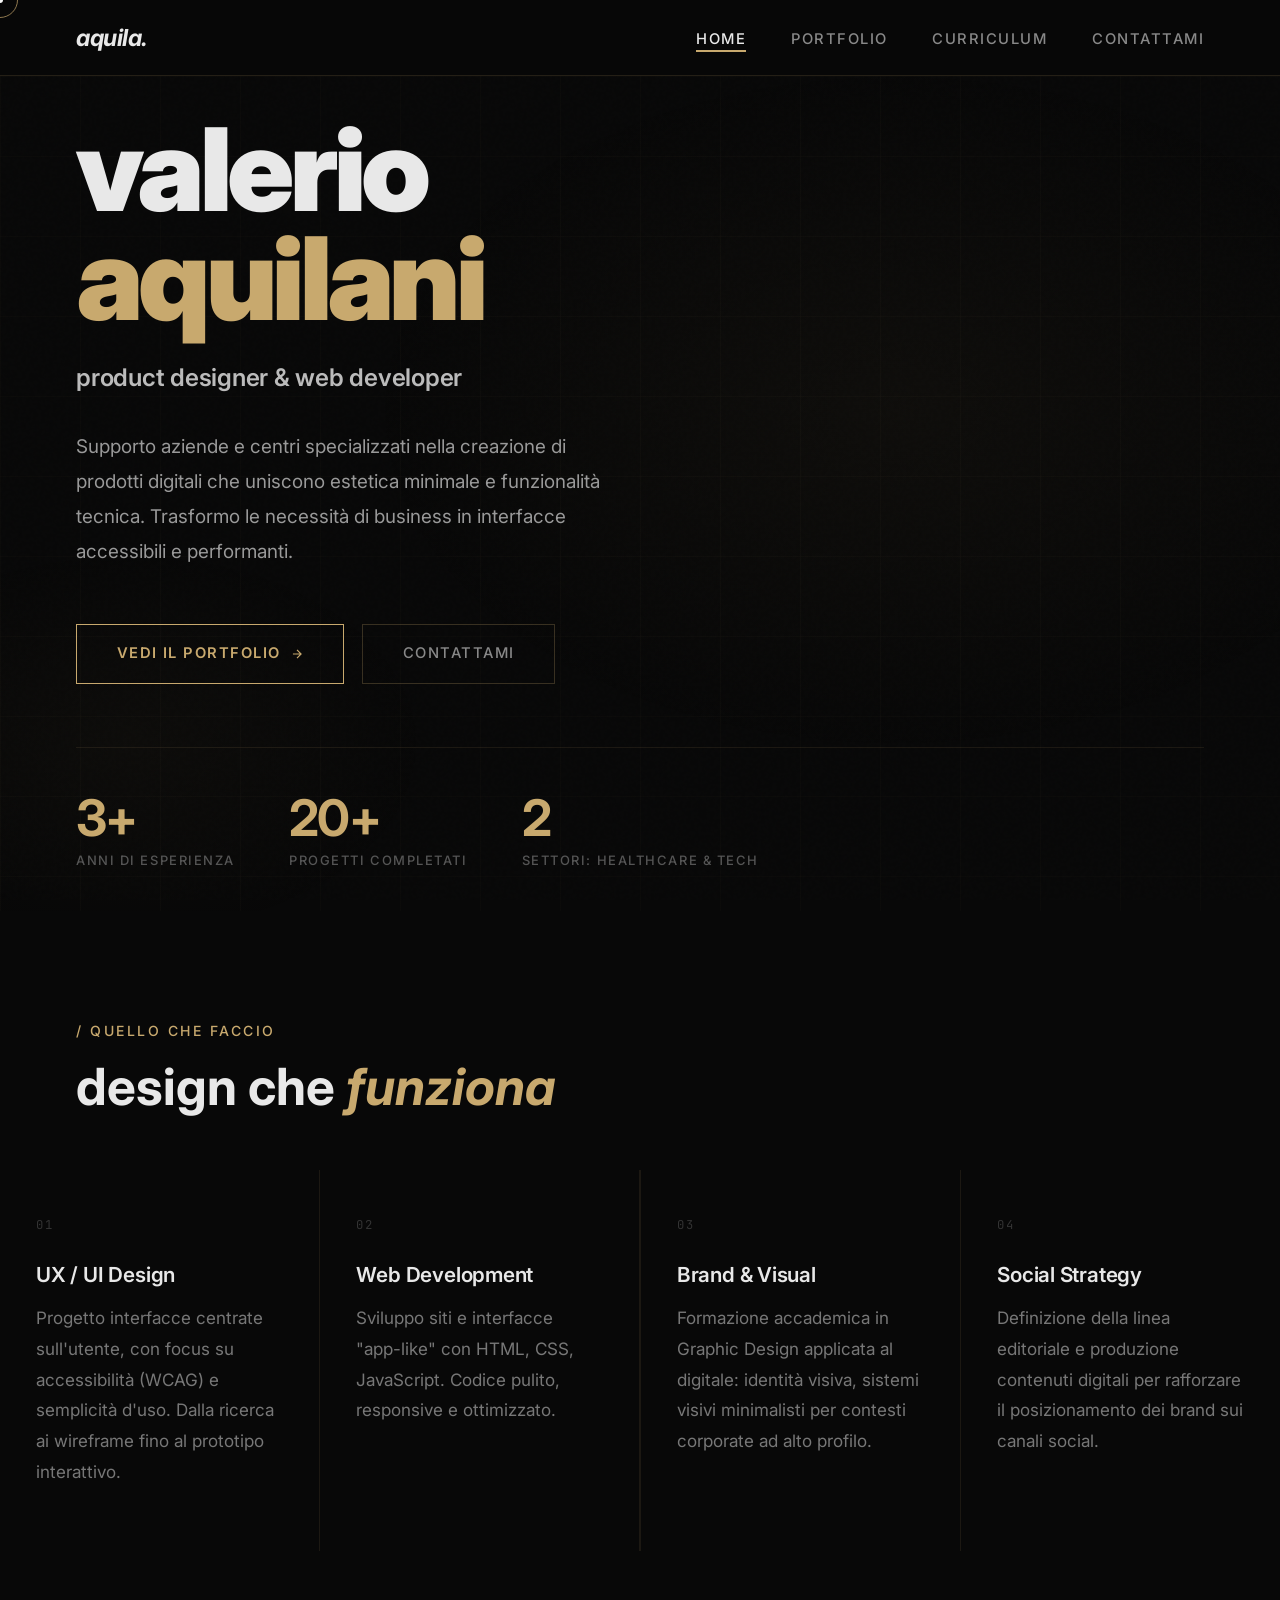
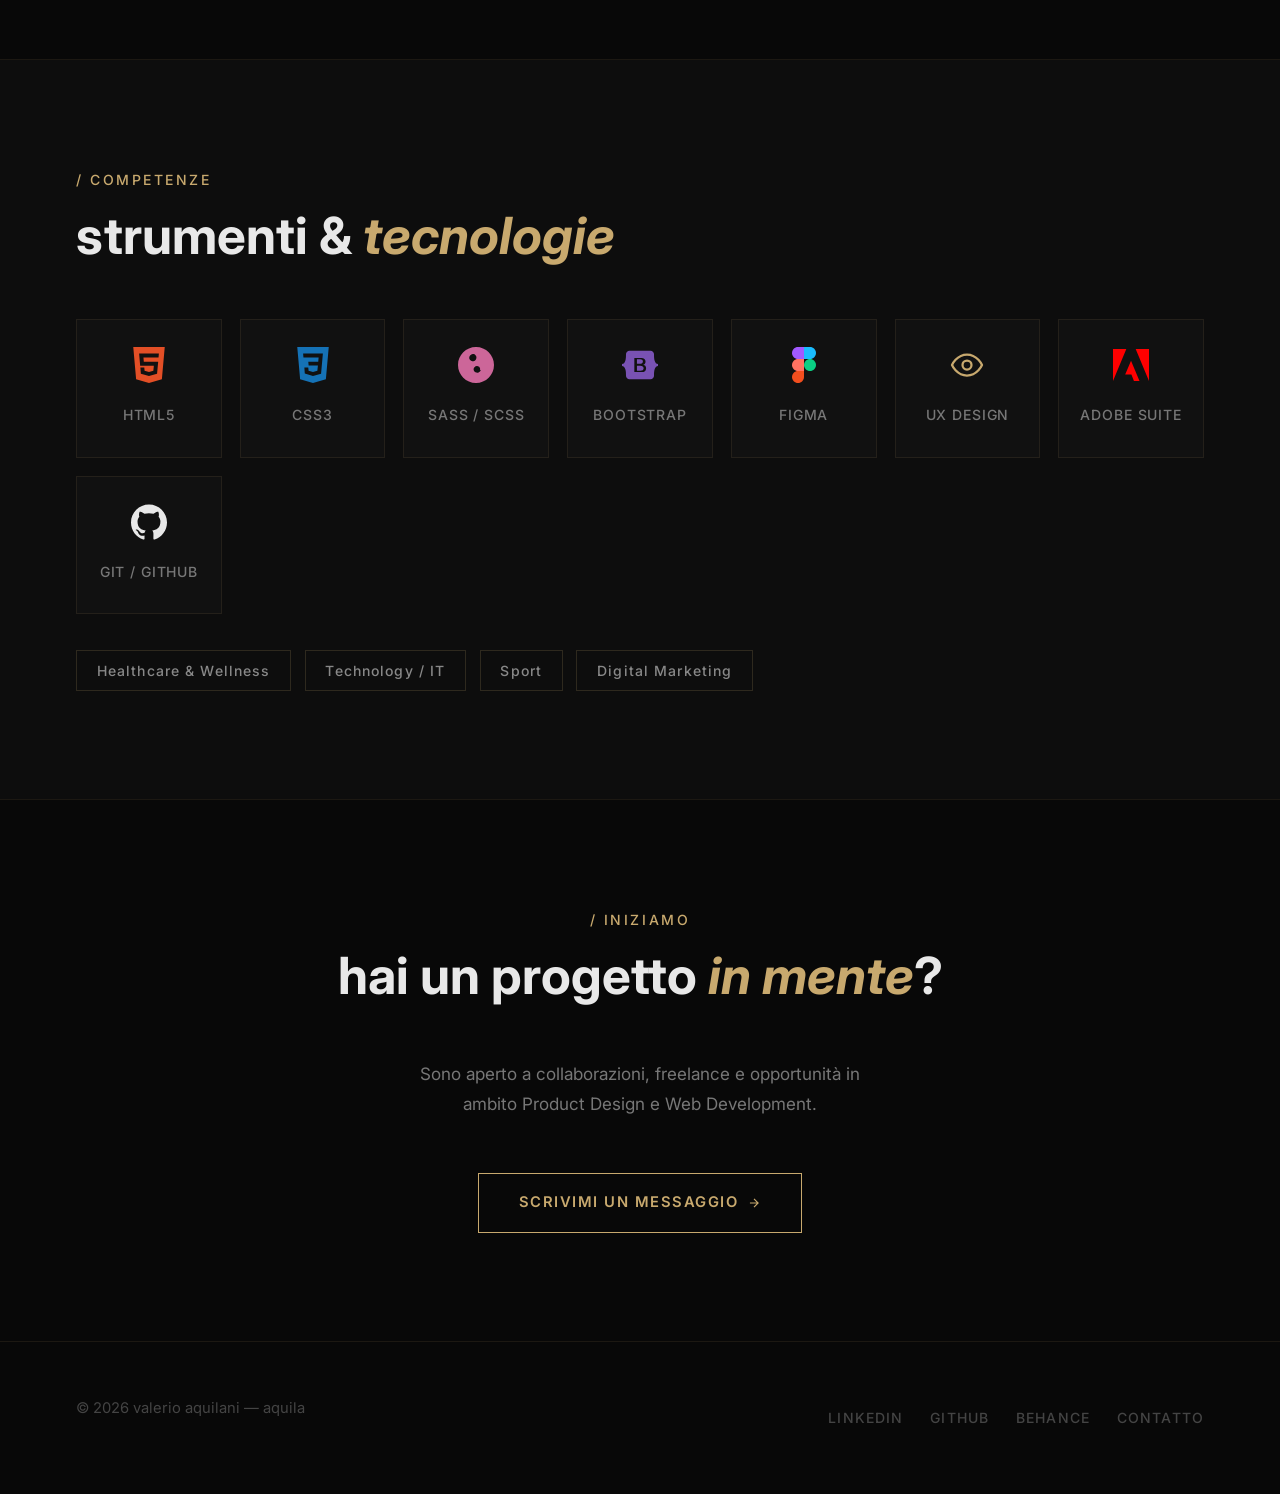
<file: index.html>
<!DOCTYPE html>
<html lang="it">
<head>
  <meta charset="UTF-8">
  <meta name="viewport" content="width=device-width, initial-scale=1.0">
  <title>aquila — valerio aquilani · product designer & web developer</title>
  <meta name="description" content="Portfolio di Valerio Aquilani — Product Designer e Web Developer a Roma. Specializzato in UX/UI, accessibilità WCAG e sviluppo front-end con HTML, CSS, Sass e Bootstrap.">
  <meta name="keywords" content="product designer, web developer, ux ui designer, portfolio, accessibilità web, wcag, roma, figma, html css, bootstrap, valerio aquilani">
  <meta name="author" content="valerio aquilani">

  <!-- Open Graph -->
  <meta property="og:type" content="website">
  <meta property="og:url" content="https://valerio-aquilani.github.io/">
  <meta property="og:title" content="aquila — valerio aquilani · product designer & web developer">
  <meta property="og:description" content="Creo prodotti digitali che uniscono estetica minimale e funzionalità tecnica. Background in Graphic Design e Sviluppo Web.">
  <meta property="og:image" content="https://valerio-aquilani.github.io/img/og-cover.png">
  <meta property="og:locale" content="it_IT">
  <meta property="og:site_name" content="aquila — valerio aquilani">
  <meta name="twitter:card" content="summary_large_image">
  <meta name="twitter:title" content="aquila — valerio aquilani">
  <meta name="twitter:description" content="Product Designer & Web Developer. Interfacce accessibili e performanti.">

  <!-- Favicon -->
  <link rel="icon" type="image/svg+xml" href="img/favicon.svg">

  <!-- Fonts -->
  <link rel="preconnect" href="https://fonts.googleapis.com">
  <link rel="preconnect" href="https://fonts.gstatic.com" crossorigin>
  <link href="https://fonts.googleapis.com/css2?family=Cormorant+Garamond:ital,wght@0,300;0,400;0,600;1,300;1,400&family=DM+Sans:wght@300;400;500&family=Inter:wght@400;700;900&family=JetBrains+Mono:wght@300;400&display=swap" rel="stylesheet">

  <!-- Bootstrap 5 -->
  <link href="https://cdn.jsdelivr.net/npm/bootstrap@5.3.3/dist/css/bootstrap.min.css" rel="stylesheet">

  <!-- CSS -->
  <link rel="stylesheet" href="style.css">
  <link rel="stylesheet" href="index-style.css">
</head>
<body>

  <div class="cursor" id="cursor"></div>
  <div class="cursor-ring" id="cursorRing"></div>

  <!-- NAVBAR -->
  <nav class="navbar" id="navbar" aria-label="Navigazione principale">
    <div class="container">
      <div class="navbar__inner">
        <a href="index.html" class="navbar__brand" aria-label="aquila — homepage">aquila.</a>
        <ul class="navbar__links" id="navLinks" role="list">
          <li><a href="index.html" class="active" aria-current="page">home</a></li>
          <li><a href="portfolio.html">portfolio</a></li>
          <li><a href="cv.html">curriculum</a></li>
          <li><a href="contatti.html">contattami</a></li>
        </ul>
        <button class="navbar__toggler" id="navToggler" aria-label="Apri menu" aria-expanded="false">
          <span></span><span></span><span></span>
        </button>
      </div>
    </div>
  </nav>

  <!-- HERO -->
  <header class="hero" id="home">
    <div class="hero__bg"></div>
    <div class="hero__grid"></div>
    <div class="container">
      <div class="hero__content">

        <h1 class="hero__name fade-up" style="transition-delay:0.1s">
          valerio<br><span>aquilani</span>
        </h1>
        <p class="hero__role fade-up" style="transition-delay:0.2s">
          product designer &amp; web developer
        </p>
        <p class="hero__bio fade-up" style="transition-delay:0.3s">
          Supporto aziende e centri specializzati nella creazione di prodotti digitali che uniscono estetica minimale e funzionalità tecnica. Trasformo le necessità di business in interfacce accessibili e performanti.
        </p>
        <div class="hero__cta fade-up" style="transition-delay:0.4s">
          <a href="portfolio.html" class="btn-gold">
            vedi il portfolio
            <svg width="14" height="14" viewBox="0 0 24 24" fill="none" stroke="currentColor" stroke-width="2" aria-hidden="true"><path d="M5 12h14M12 5l7 7-7 7"/></svg>
          </a>
          <a href="contatti.html" class="btn-ghost">contattami</a>
        </div>
        <div class="stats-row fade-up" style="transition-delay:0.5s">
          <div>
            <div class="stat-num">3+</div>
            <div class="stat-label">anni di esperienza</div>
          </div>
          <div>
            <div class="stat-num">20+</div>
            <div class="stat-label">progetti completati</div>
          </div>
          <div>
            <div class="stat-num">2</div>
            <div class="stat-label">settori: healthcare &amp; tech</div>
          </div>
        </div>
      </div>
    </div>
  </header>

  <!-- SERVIZI -->
  <section class="section" aria-labelledby="servizi-title">
    <div class="container">
      <p class="section__label">/ quello che faccio</p>
      <h2 class="section__title" id="servizi-title">design che <em>funziona</em></h2>
    </div>
    <div class="services-grid">
      <article class="service-item fade-up">
        <div class="service-num">01</div>
        <h3 class="service-title">UX / UI Design</h3>
        <p class="service-desc">Progetto interfacce centrate sull'utente, con focus su accessibilità (WCAG) e semplicità d'uso. Dalla ricerca ai wireframe fino al prototipo interattivo.</p>
      </article>
      <article class="service-item fade-up" style="transition-delay:0.1s">
        <div class="service-num">02</div>
        <h3 class="service-title">Web Development</h3>
        <p class="service-desc">Sviluppo siti e interfacce "app-like" con HTML, CSS, JavaScript. Codice pulito, responsive e ottimizzato.</p>
      </article>
      <article class="service-item fade-up" style="transition-delay:0.2s">
        <div class="service-num">03</div>
        <h3 class="service-title">Brand &amp; Visual</h3>
        <p class="service-desc">Formazione accademica in Graphic Design applicata al digitale: identità visiva, sistemi visivi minimalisti per contesti corporate ad alto profilo.</p>
      </article>
      <article class="service-item fade-up" style="transition-delay:0.3s">
        <div class="service-num">04</div>
        <h3 class="service-title">Social Strategy</h3>
        <p class="service-desc">Definizione della linea editoriale e produzione contenuti digitali per rafforzare il posizionamento dei brand sui canali social.</p>
      </article>
    </div>
  </section>

  <div class="divider"></div>

  <!-- SKILL -->
  <section class="section bg-alt" aria-labelledby="skill-title">
    <div class="container">
      <p class="section__label">/ competenze</p>
      <h2 class="section__title" id="skill-title">strumenti &amp; <em>tecnologie</em></h2>
      <div class="skills-grid">
        <!-- HTML5 -->
        <div class="skill-card fade-up">
          <span class="skill-icon" aria-hidden="true">
            <svg viewBox="0 0 24 24" width="36" height="36" fill="#e34f26"><path d="M1.5 0h21l-1.91 21.563L11.977 24l-8.565-2.438L1.5 0zm7.031 9.75l-.232-2.718 10.059.003.23-2.622L5.412 4.41l.698 8.01h9.126l-.326 3.426-2.91.804-2.955-.81-.188-2.11H6.248l.33 4.171L12 19.351l5.379-1.443.744-8.157H8.531z"/></svg>
          </span>
          <span class="skill-name">HTML5</span>
        </div>
        <!-- CSS3 -->
        <div class="skill-card fade-up" style="transition-delay:0.05s">
          <span class="skill-icon" aria-hidden="true">
            <svg viewBox="0 0 24 24" width="36" height="36" fill="#1572b6"><path d="M1.5 0h21l-1.91 21.563L11.977 24l-8.564-2.438L1.5 0zm17.09 4.413L5.41 4.41l.213 2.622 10.125.002-.255 2.716h-6.64l.24 2.573h6.182l-.366 3.523-2.91.804-2.956-.81-.188-2.11h-2.61l.29 3.855L12 19.288l5.373-1.53L18.59 4.414z"/></svg>
          </span>
          <span class="skill-name">CSS3</span>
        </div>
        <!-- Sass -->
        <div class="skill-card fade-up" style="transition-delay:0.1s">
          <span class="skill-icon" aria-hidden="true">
            <svg viewBox="0 0 24 24" width="36" height="36" fill="#cc6699"><path d="M12 0C5.373 0 0 5.373 0 12s5.373 12 12 12 12-5.373 12-12S18.627 0 12 0zm3.343 15.313c-.39.814-.957 1.367-1.62 1.618-.662.25-1.406.21-2.036-.102-.63-.311-1.08-.88-1.217-1.548-.139-.668.056-1.361.516-1.853.46-.493 1.124-.748 1.8-.695.675.053 1.285.404 1.648.95.183.275.29.59.311.914.022.323-.038.647-.162.94zm-3.93-6.24c-.34.252-.728.414-1.138.472a2.633 2.633 0 0 1-1.214-.134 2.62 2.62 0 0 1-.985-.677 2.601 2.601 0 0 1-.547-1.068 2.585 2.585 0 0 1 .068-1.22 2.6 2.6 0 0 1 .62-1.018 2.62 2.62 0 0 1 1.002-.619 2.638 2.638 0 0 1 1.224-.07c.411.074.79.258 1.098.534.309.276.536.63.656 1.022.12.392.13.808.027 1.204a2.59 2.59 0 0 1-.811 1.574z"/></svg>
          </span>
          <span class="skill-name">Sass / SCSS</span>
        </div>
        <!-- Bootstrap -->
        <div class="skill-card fade-up" style="transition-delay:0.15s">
          <span class="skill-icon" aria-hidden="true">
            <svg viewBox="0 0 24 24" width="36" height="36" fill="#7952b3"><path d="M11.77 11.24H9.956V8.202h2.152c1.17 0 1.834.522 1.834 1.466 0 1.008-.773 1.572-2.174 1.572zm.324 1.206H9.956v3.348h2.231c1.459 0 2.232-.585 2.232-1.685s-.795-1.663-2.325-1.663zM24 11.39v1.218c-1.128.108-1.817.944-2.226 2.268-.407 1.319-.463 2.937-.42 4.186.045 1.3-.968 2.5-2.337 2.5H4.983c-1.37 0-2.382-1.2-2.337-2.5.043-1.249-.013-2.867-.42-4.186-.41-1.324-1.1-2.16-2.226-2.268V11.39c1.128-.108 1.816-.944 2.226-2.268.407-1.319.463-2.937.42-4.186C2.601 3.636 3.613 2.436 4.983 2.436h14.034c1.37 0 2.382 1.2 2.337 2.5-.043 1.249.013 2.867.42 4.186.41 1.324 1.098 2.16 2.226 2.268zm-7.927 2.725c0-1.248-.74-2.064-1.984-2.273v-.028c.981-.244 1.602-.993 1.602-2.055 0-1.466-1.084-2.39-2.752-2.39H8.227v9.38h4.914c1.826 0 2.932-.946 2.932-2.634z"/></svg>
          </span>
          <span class="skill-name">Bootstrap</span>
        </div>
        <!-- Figma -->
        <div class="skill-card fade-up" style="transition-delay:0.2s">
          <span class="skill-icon" aria-hidden="true">
            <svg viewBox="0 0 24 24" width="36" height="36"><path fill="#f24e1e" d="M8 24c2.208 0 4-1.792 4-4v-4H8c-2.208 0-4 1.792-4 4s1.792 4 4 4z"/><path fill="#ff7262" d="M4 12c0-2.208 1.792-4 4-4h4v8H8c-2.208 0-4-1.792-4-4z"/><path fill="#a259ff" d="M4 4c0-2.208 1.792-4 4-4h4v8H8C5.792 8 4 6.208 4 4z"/><path fill="#1abcfe" d="M12 0h4c2.208 0 4 1.792 4 4s-1.792 4-4 4h-4V0z"/><path fill="#0acf83" d="M20 12c0 2.208-1.792 4-4 4s-4-1.792-4-4 1.792-4 4-4 4 1.792 4 4z"/></svg>
          </span>
          <span class="skill-name">Figma</span>
        </div>
        <!-- UX Design -->
        <div class="skill-card fade-up" style="transition-delay:0.25s">
          <span class="skill-icon" aria-hidden="true">
            <svg viewBox="0 0 24 24" width="36" height="36" fill="none" stroke="#c8a96e" stroke-width="1.5" stroke-linecap="round" stroke-linejoin="round"><path d="M2 12s3-7 10-7 10 7 10 7-3 7-10 7-10-7-10-7z"/><circle cx="12" cy="12" r="3"/></svg>
          </span>
          <span class="skill-name">UX Design</span>
        </div>
        <!-- Adobe Suite -->
        <div class="skill-card fade-up" style="transition-delay:0.3s">
          <span class="skill-icon" aria-hidden="true">
            <svg viewBox="0 0 24 24" width="36" height="36" fill="#ff0000"><path d="M13.966 22.624l-1.69-4.281H8.122l3.892-9.144 5.662 13.425zM8.884 1.376H0v21.248zm6.23 0L24 22.624V1.376z"/></svg>
          </span>
          <span class="skill-name">Adobe Suite</span>
        </div>
        <!-- Git / GitHub -->
        <div class="skill-card fade-up" style="transition-delay:0.35s">
          <span class="skill-icon" aria-hidden="true">
            <svg viewBox="0 0 24 24" width="36" height="36" fill="#e8e8e8"><path d="M12 .297c-6.63 0-12 5.373-12 12 0 5.303 3.438 9.8 8.205 11.385.6.113.82-.258.82-.577 0-.285-.01-1.04-.015-2.04-3.338.724-4.042-1.61-4.042-1.61C4.422 18.07 3.633 17.7 3.633 17.7c-1.087-.744.084-.729.084-.729 1.205.084 1.838 1.236 1.838 1.236 1.07 1.835 2.809 1.305 3.495.998.108-.776.417-1.305.76-1.605-2.665-.3-5.466-1.332-5.466-5.93 0-1.31.465-2.38 1.235-3.22-.135-.303-.54-1.523.105-3.176 0 0 1.005-.322 3.3 1.23.96-.267 1.98-.399 3-.405 1.02.006 2.04.138 3 .405 2.28-1.552 3.285-1.23 3.285-1.23.645 1.653.24 2.873.12 3.176.765.84 1.23 1.91 1.23 3.22 0 4.61-2.805 5.625-5.475 5.92.42.36.81 1.096.81 2.22 0 1.606-.015 2.896-.015 3.286 0 .315.21.69.825.57C20.565 22.092 24 17.592 24 12.297c0-6.627-5.373-12-12-12"/></svg>
          </span>
          <span class="skill-name">Git / GitHub</span>
        </div>
      </div>
      <div class="sectors fade-up">
        <span class="sector">Healthcare &amp; Wellness</span>
        <span class="sector">Technology / IT</span>
        <span class="sector">Sport</span>
        <span class="sector">Digital Marketing</span>
      </div>
    </div>
  </section>

  <div class="divider"></div>

  <!-- CTA -->
  <section class="section" aria-label="Call to action">
    <div class="container" style="text-align:center">
      <p class="section__label" style="justify-content:center;display:flex">/ iniziamo</p>
      <h2 class="section__title fade-up" style="text-align:center">hai un progetto <em>in mente</em>?</h2>
      <p style="color:#777;max-width:480px;margin:0 auto 3rem;font-size:0.95rem" class="fade-up">
        Sono aperto a collaborazioni, freelance e opportunità in ambito Product Design e Web Development.
      </p>
      <div class="fade-up">
        <a href="contatti.html" class="btn-gold">
          scrivimi un messaggio
          <svg width="14" height="14" viewBox="0 0 24 24" fill="none" stroke="currentColor" stroke-width="2" aria-hidden="true"><path d="M5 12h14M12 5l7 7-7 7"/></svg>
        </a>
      </div>
    </div>
  </section>

  <!-- FOOTER -->
  <footer class="footer" role="contentinfo">
    <div class="container">
      <div class="footer__inner">
        <p class="footer__copy">&copy; <span id="year"></span> valerio aquilani — aquila</p>
        <nav class="footer__social" aria-label="Link social">
          <a href="#" target="_blank" rel="noopener noreferrer">LinkedIn</a>
          <a href="#" target="_blank" rel="noopener noreferrer">GitHub</a>
          <a href="#" target="_blank" rel="noopener noreferrer">Behance</a>
          <a href="contatti.html">contatto</a>
        </nav>
      </div>
    </div>
  </footer>

  <script src="https://cdn.jsdelivr.net/npm/bootstrap@5.3.3/dist/js/bootstrap.bundle.min.js"></script>
  <script src="script.js"></script>
</body>
</html>
</file>
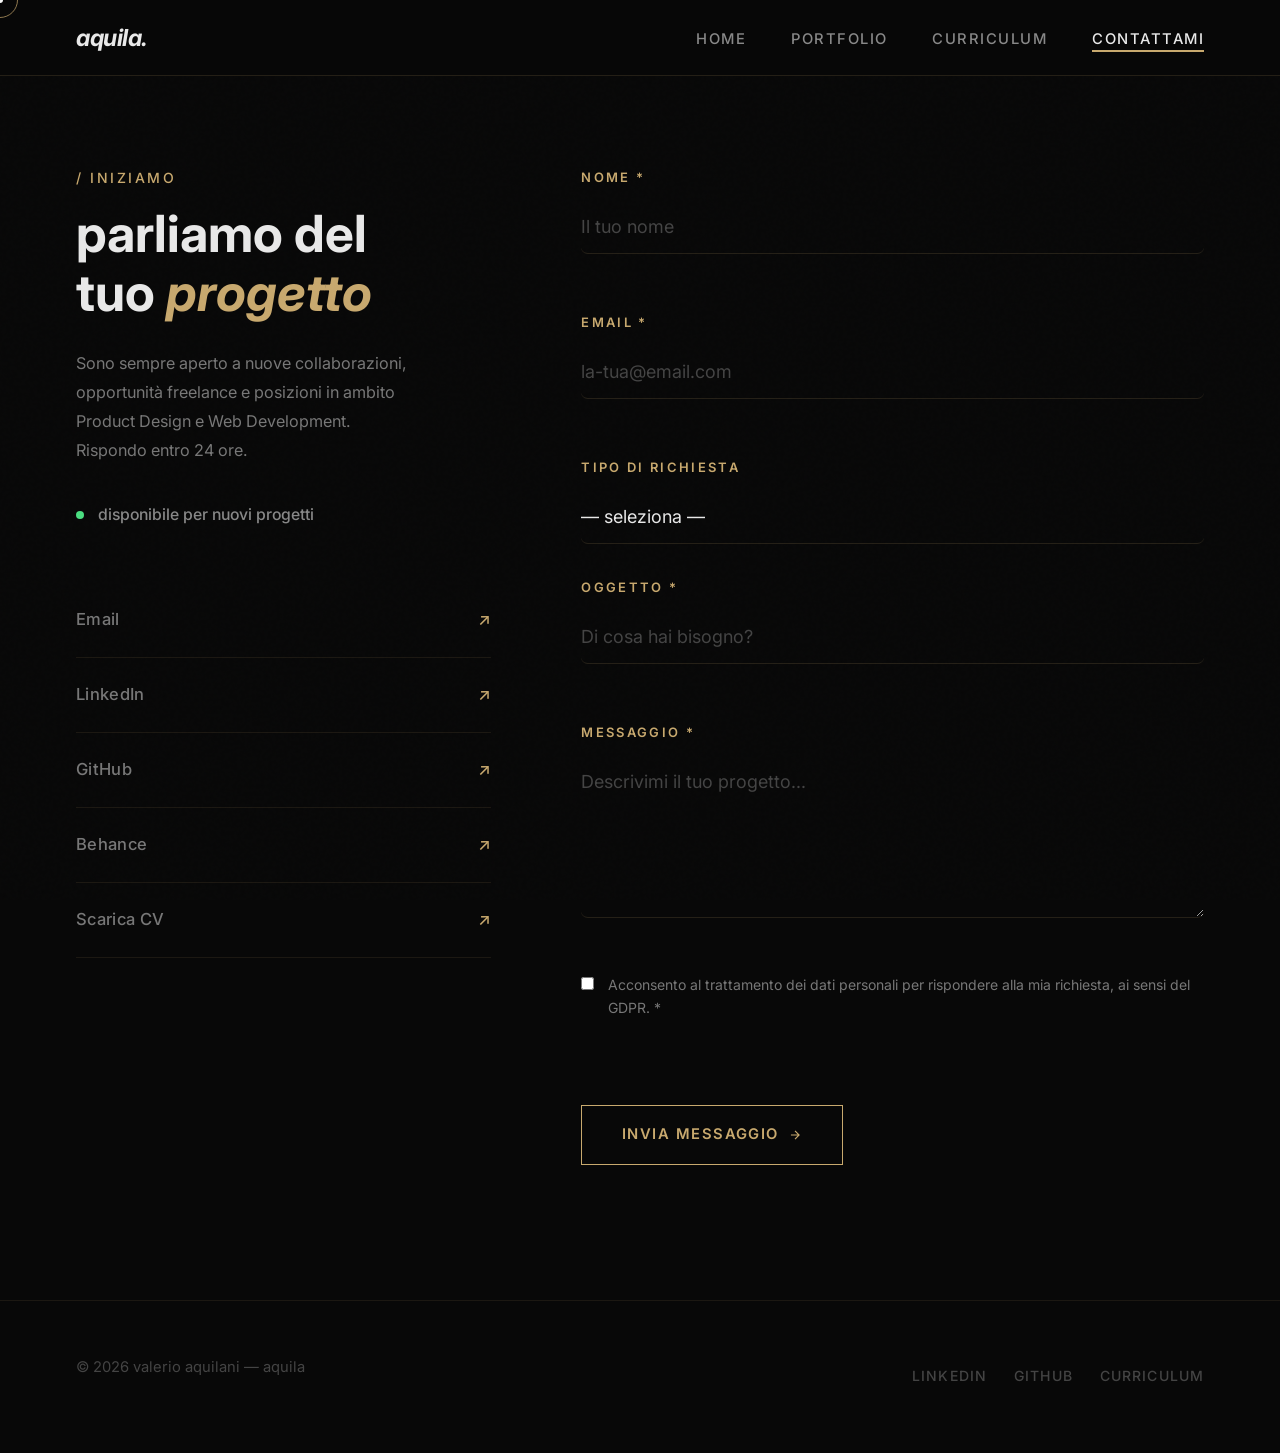
<file: contatti.html>
<!DOCTYPE html>
<html lang="it">
<head>
  <meta charset="UTF-8">
  <meta name="viewport" content="width=device-width, initial-scale=1.0">
  <title>contattami — valerio aquilani · aquila</title>
  <meta name="keywords" content="contatta valerio aquilani, collaborazione design, freelance product designer, ux ui consulenza, web developer roma contatti">
  <meta name="description" content="Contatta Valerio Aquilani per collaborazioni, progetti freelance o opportunità in Product Design e Web Development.">
  <meta property="og:type" content="website">
  <meta property="og:title" content="Contattami — valerio aquilani · aquila">
  <meta property="og:description" content="Scrivimi per collaborazioni, progetti freelance o opportunità in Product Design e Web Development.">
  <meta property="og:image" content="https://valerio-aquilani.github.io/img/og-cover.png">
  <link rel="icon" type="image/svg+xml" href="img/favicon.svg">
  <link rel="preconnect" href="https://fonts.googleapis.com">
  <link rel="preconnect" href="https://fonts.gstatic.com" crossorigin>
  <link href="https://fonts.googleapis.com/css2?family=Inter:wght@300;400;500;600;700;900&family=JetBrains+Mono:wght@300;400&display=swap" rel="stylesheet">
  <link href="https://cdn.jsdelivr.net/npm/bootstrap@5.3.3/dist/css/bootstrap.min.css" rel="stylesheet">
  <link rel="stylesheet" href="style.css">
  <link rel="stylesheet" href="contatti-style.css">
</head>
<body>
  <div class="cursor" id="cursor"></div>
  <div class="cursor-ring" id="cursorRing"></div>

  <nav class="navbar" id="navbar" aria-label="Navigazione principale">
    <div class="container">
      <div class="navbar__inner">
        <a href="index.html" class="navbar__brand" aria-label="aquila — homepage">aquila.</a>
        <ul class="navbar__links" id="navLinks" role="list">
          <li><a href="index.html">home</a></li>
          <li><a href="portfolio.html">portfolio</a></li>
          <li><a href="cv.html">curriculum</a></li>
          <li><a href="contatti.html" class="active" aria-current="page">contattami</a></li>
        </ul>
        <button class="navbar__toggler" id="navToggler" aria-label="Apri menu" aria-expanded="false">
          <span></span><span></span><span></span>
        </button>
      </div>
    </div>
  </nav>

  <main>
    <div class="contact-page">
      <div class="container">
        <div class="contact-grid">

          <div>
            <p class="section__label">/ iniziamo</p>
            <h1 class="section__title" style="margin-bottom:1.5rem">parliamo del<br>tuo <em>progetto</em></h1>
            <p style="color:#777;font-size:0.9rem;line-height:1.8;max-width:340px;margin-bottom:2rem">
              Sono sempre aperto a nuove collaborazioni, opportunità freelance e posizioni in ambito Product Design e Web Development. Rispondo entro 24 ore.
            </p>
            <div class="contact-availability">
              <span class="dot"></span>
              <span>disponibile per nuovi progetti</span>
            </div>
            <nav class="contact-links">
              <a href="mailto:hello@valerio-aquilani.it"><span>Email</span><span>↗</span></a>
              <a href="https://linkedin.com/in/valerio-aquilani" target="_blank" rel="noopener noreferrer"><span>LinkedIn</span><span>↗</span></a>
              <a href="https://github.com/valerio-aquilani" target="_blank" rel="noopener noreferrer"><span>GitHub</span><span>↗</span></a>
              <a href="https://behance.net/valerio-aquilani" target="_blank" rel="noopener noreferrer"><span>Behance</span><span>↗</span></a>
              <a href="cv.html"><span>Scarica CV</span><span>↗</span></a>
            </nav>
          </div>

          <div>
            <form id="contactForm" novalidate aria-label="Modulo di contatto">

              <div class="form-group">
                <label class="form-label" for="nome">nome *</label>
                <input type="text" id="nome" name="nome" class="form-control" placeholder="Il tuo nome" required minlength="2" autocomplete="given-name" aria-required="true">
                <div class="field-error" id="nome-error" role="alert" aria-live="polite"></div>
              </div>

              <div class="form-group">
                <label class="form-label" for="email">email *</label>
                <input type="email" id="email" name="email" class="form-control" placeholder="la-tua@email.com" required autocomplete="email" aria-required="true">
                <div class="field-error" id="email-error" role="alert" aria-live="polite"></div>
              </div>

              <div class="form-group">
                <label class="form-label" for="tipo">tipo di richiesta</label>
                <select id="tipo" name="tipo" class="form-control">
                  <option value="">— seleziona —</option>
                  <option value="collaborazione">Collaborazione</option>
                  <option value="freelance">Progetto Freelance</option>
                  <option value="lavoro">Opportunità di lavoro</option>
                  <option value="consulenza">Consulenza UX/UI</option>
                  <option value="altro">Altro</option>
                </select>
              </div>

              <div class="form-group">
                <label class="form-label" for="oggetto">oggetto *</label>
                <input type="text" id="oggetto" name="oggetto" class="form-control" placeholder="Di cosa hai bisogno?" required aria-required="true">
                <div class="field-error" id="oggetto-error" role="alert" aria-live="polite"></div>
              </div>

              <div class="form-group">
                <label class="form-label" for="messaggio">messaggio *</label>
                <textarea id="messaggio" name="messaggio" class="form-control" placeholder="Descrivimi il tuo progetto..." required minlength="20" rows="5" aria-required="true"></textarea>
                <div class="field-error" id="messaggio-error" role="alert" aria-live="polite"></div>
              </div>

              <div class="form-group" style="display:flex;gap:0.75rem;align-items:flex-start">
                <input type="checkbox" id="privacy" name="privacy" required style="margin-top:3px;accent-color:#c8a96e;flex-shrink:0" aria-required="true">
                <label for="privacy" style="font-size:0.78rem;color:#777;line-height:1.6;cursor:pointer">
                  Acconsento al trattamento dei dati personali per rispondere alla mia richiesta, ai sensi del GDPR. *
                </label>
              </div>
              <div class="field-error" id="privacy-error" role="alert" aria-live="polite"></div>

              <div style="margin-top:2rem">
                <button type="submit" class="btn-gold" id="submitBtn">
                  invia messaggio
                  <svg width="14" height="14" viewBox="0 0 24 24" fill="none" stroke="currentColor" stroke-width="2" aria-hidden="true"><path d="M5 12h14M12 5l7 7-7 7"/></svg>
                </button>
                <div class="submit-status" id="submitStatus" role="status" aria-live="polite"></div>
              </div>

            </form>
          </div>

        </div>
      </div>
    </div>
  </main>

  <footer class="footer" role="contentinfo">
    <div class="container">
      <div class="footer__inner">
        <p class="footer__copy">&copy; <span id="year"></span> valerio aquilani — aquila</p>
        <nav class="footer__social">
          <a href="#" target="_blank" rel="noopener noreferrer">LinkedIn</a>
          <a href="#" target="_blank" rel="noopener noreferrer">GitHub</a>
          <a href="cv.html">curriculum</a>
        </nav>
      </div>
    </div>
  </footer>

  <script src="https://cdn.jsdelivr.net/npm/bootstrap@5.3.3/dist/js/bootstrap.bundle.min.js"></script>
  <script src="script.js"></script>
</body>
</html>
</file>
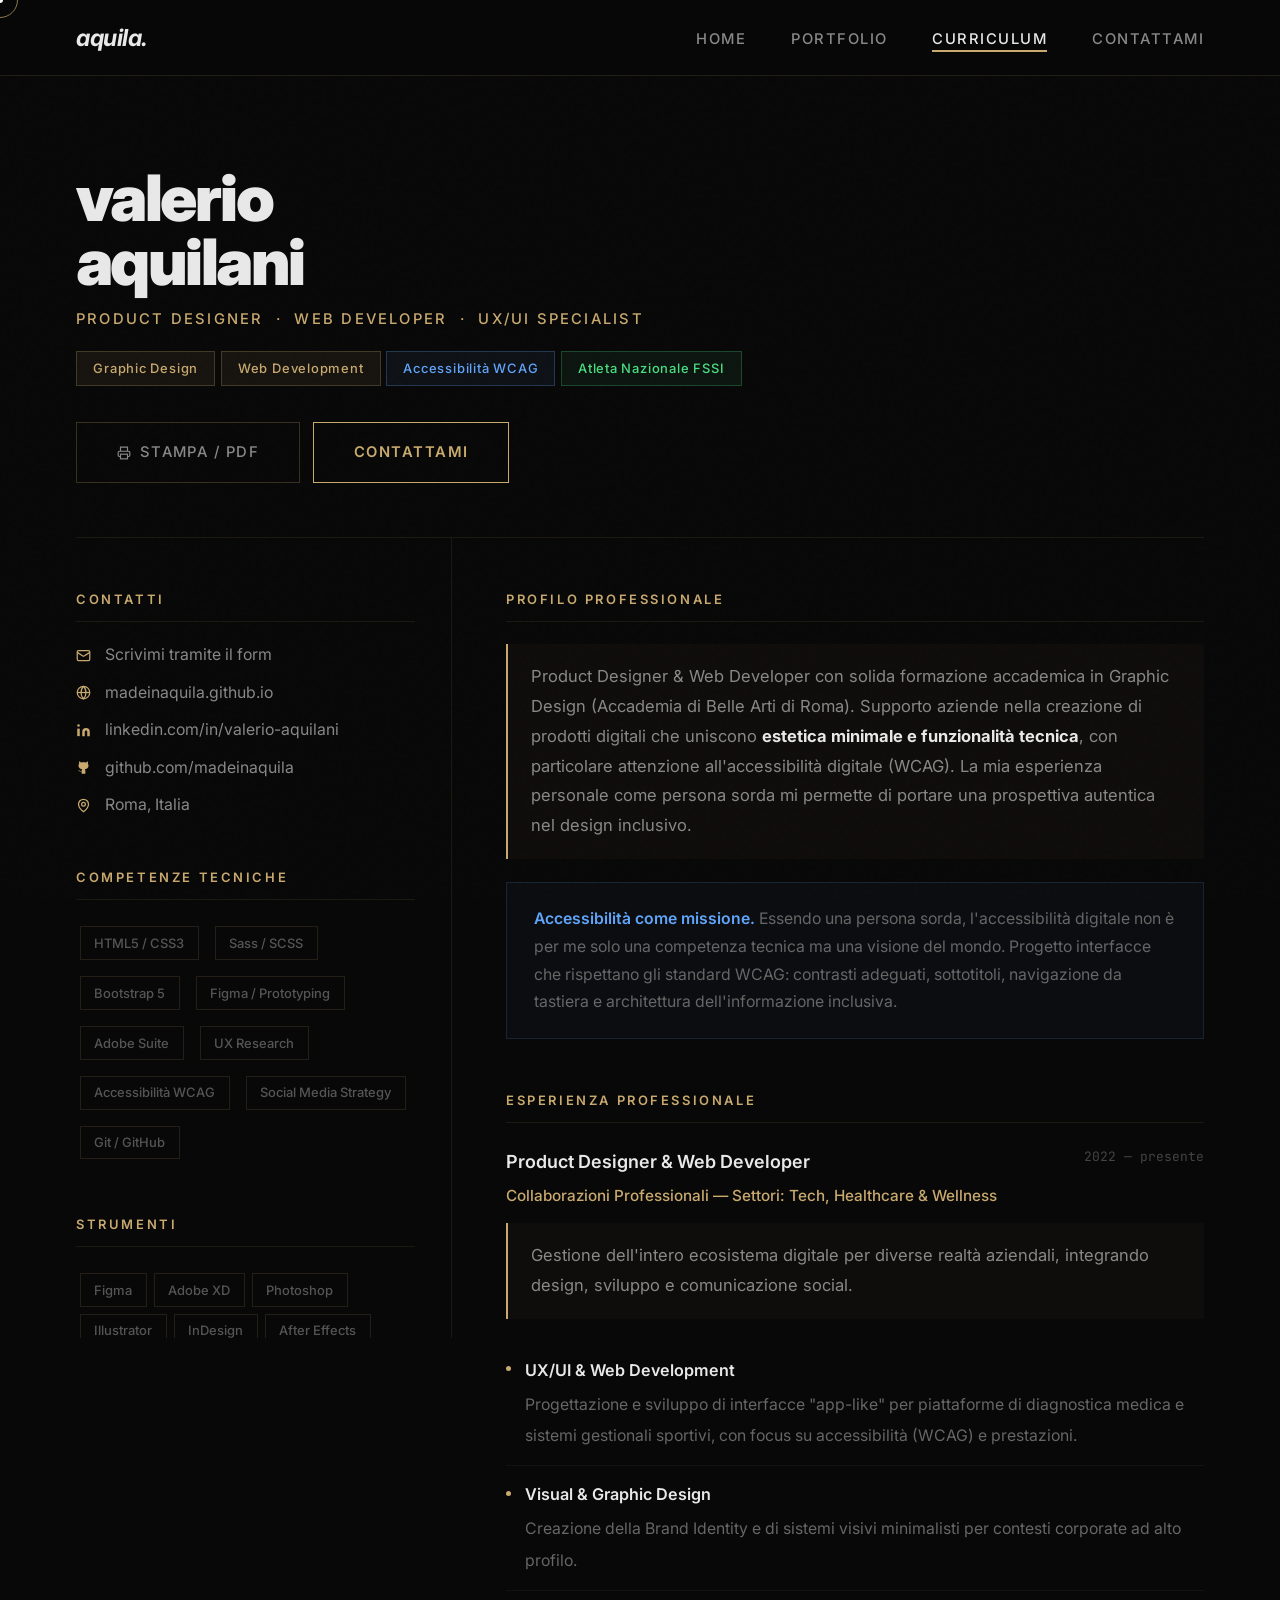
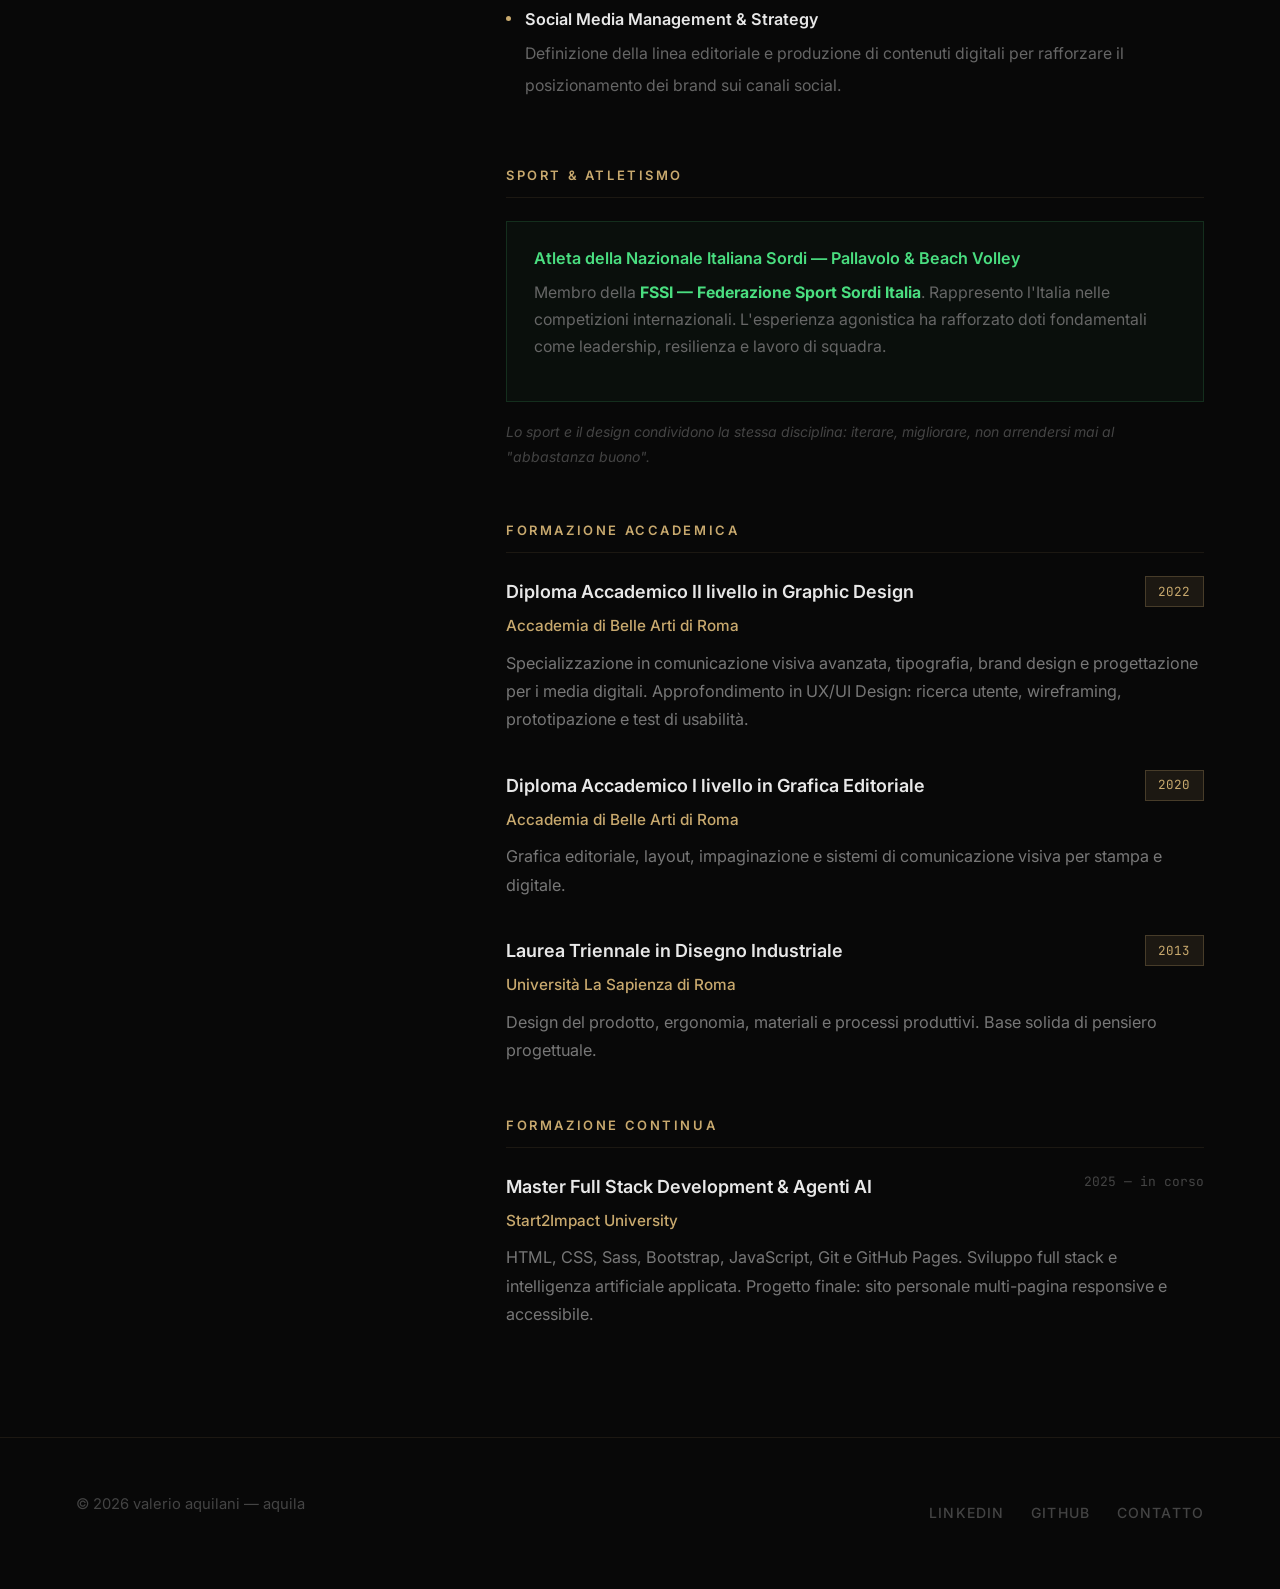
<file: cv.html>
<!DOCTYPE html>
<html lang="it">
<head>
  <meta charset="UTF-8">
  <meta name="viewport" content="width=device-width, initial-scale=1.0">
  <title>curriculum — valerio aquilani · aquila</title>
  <meta name="keywords" content="curriculum vitae valerio aquilani, graphic designer roma, accademia belle arti roma, product designer, ux designer, atleta sordo fssi, beach volley">
  <meta name="description" content="Curriculum Vitae di Valerio Aquilani — Product Designer & Web Developer. Diploma Accademico in Graphic Design, Accademia di Belle Arti di Roma.">
  <meta property="og:type" content="profile">
  <meta property="og:title" content="CV — valerio aquilani · aquila">
  <meta property="og:description" content="Product Designer & Web Developer. Diploma Accademico II livello — Accademia di Belle Arti di Roma.">
  <meta property="og:image" content="https://valerio-aquilani.github.io/img/og-cover.png">
  <link rel="icon" type="image/svg+xml" href="img/favicon.svg">
  <link rel="preconnect" href="https://fonts.googleapis.com">
  <link rel="preconnect" href="https://fonts.gstatic.com" crossorigin>
  <link href="https://fonts.googleapis.com/css2?family=Inter:wght@300;400;500;600;700;900&family=JetBrains+Mono:wght@300;400&display=swap" rel="stylesheet">
  <link href="https://cdn.jsdelivr.net/npm/bootstrap@5.3.3/dist/css/bootstrap.min.css" rel="stylesheet">
  <link rel="stylesheet" href="style.css">
  <link rel="stylesheet" href="cv-style.css">
</head>
<body>
  <div class="cursor" id="cursor"></div>
  <div class="cursor-ring" id="cursorRing"></div>

  <nav class="navbar" id="navbar" aria-label="Navigazione principale">
    <div class="container">
      <div class="navbar__inner">
        <a href="index.html" class="navbar__brand" aria-label="aquila — homepage">aquila.</a>
        <ul class="navbar__links" id="navLinks" role="list">
          <li><a href="index.html">home</a></li>
          <li><a href="portfolio.html">portfolio</a></li>
          <li><a href="cv.html" class="active" aria-current="page">curriculum</a></li>
          <li><a href="contatti.html">contattami</a></li>
        </ul>
        <button class="navbar__toggler" id="navToggler" aria-label="Apri menu" aria-expanded="false">
          <span></span><span></span><span></span>
        </button>
      </div>
    </div>
  </nav>

  <main>
    <div class="container">

      <header class="cv-header">
        <div>
          <h1 class="cv-name">valerio<br>aquilani</h1>
          <p class="cv-title">product designer &nbsp;·&nbsp; web developer &nbsp;·&nbsp; ux/ui specialist</p>
          <div class="cv-badges">
            <span class="cv-badge">Graphic Design</span>
            <span class="cv-badge">Web Development</span>
            <span class="cv-badge cv-badge--access">Accessibilità WCAG</span>
            <span class="cv-badge cv-badge--sport">Atleta Nazionale FSSI</span>
          </div>
        </div>
        <div style="display:flex;gap:0.75rem;flex-wrap:wrap">
          <button class="btn-ghost" onclick="window.print()" aria-label="Stampa il curriculum">
            <svg width="14" height="14" viewBox="0 0 24 24" fill="none" stroke="currentColor" stroke-width="2" aria-hidden="true"><polyline points="6 9 6 2 18 2 18 9"/><path d="M6 18H4a2 2 0 01-2-2v-5a2 2 0 012-2h16a2 2 0 012 2v5a2 2 0 01-2 2h-2"/><rect x="6" y="14" width="12" height="8"/></svg>
            stampa / pdf
          </button>
          <a href="contatti.html" class="btn-gold">contattami</a>
        </div>
      </header>

      <div class="cv-grid">

        <!-- SIDEBAR -->
        <aside class="cv-sidebar">

          <div class="cv-section">
            <h2 class="cv-section-title">contatti</h2>
            <div class="cv-contact-item">
              <svg width="15" height="15" viewBox="0 0 24 24" fill="none" stroke="#c8a96e" stroke-width="2" aria-hidden="true" style="flex-shrink:0"><rect x="2" y="4" width="20" height="16" rx="2"/><path d="m22 7-8.97 5.7a1.94 1.94 0 0 1-2.06 0L2 7"/></svg>
              <a href="contatti.html" style="color:inherit">Scrivimi tramite il form</a>
            </div>
            <div class="cv-contact-item">
              <svg width="15" height="15" viewBox="0 0 24 24" fill="none" stroke="#c8a96e" stroke-width="2" aria-hidden="true" style="flex-shrink:0"><circle cx="12" cy="12" r="10"/><path d="M12 2a14.5 14.5 0 0 0 0 20 14.5 14.5 0 0 0 0-20"/><path d="M2 12h20"/></svg>
              <a href="https://madeinaquila.github.io" target="_blank" rel="noopener noreferrer" style="color:inherit">madeinaquila.github.io</a>
            </div>
            <div class="cv-contact-item">
              <svg width="15" height="15" viewBox="0 0 24 24" fill="#c8a96e" aria-hidden="true" style="flex-shrink:0"><path d="M16 8a6 6 0 0 1 6 6v7h-4v-7a2 2 0 0 0-2-2 2 2 0 0 0-2 2v7h-4v-7a6 6 0 0 1 6-6z"/><rect x="2" y="9" width="4" height="12"/><circle cx="4" cy="4" r="2"/></svg>
              <a href="https://linkedin.com/in/valerio-aquilani" target="_blank" rel="noopener noreferrer" style="color:inherit">linkedin.com/in/valerio-aquilani</a>
            </div>
            <div class="cv-contact-item">
              <svg width="15" height="15" viewBox="0 0 24 24" fill="#c8a96e" aria-hidden="true" style="flex-shrink:0"><path d="M15 22v-4a4.8 4.8 0 0 0-1-3.2c3 0 6-2 6-5.5.08-1.25-.27-2.48-1-3.5.28-1.15.28-2.35 0-3.5 0 0-1 0-3 1.5-2.64-.5-5.36-.5-8 0C6 2 5 2 5 2c-.3 1.15-.3 2.35 0 3.5A5.4 5.4 0 0 0 4 9c0 3.5 3 5.5 6 5.5-.39.49-.68 1.05-.85 1.65S9 17.44 9 18v4"/><path d="M9 18c-4.51 2-5-2-7-2"/></svg>
              <a href="https://github.com/madeinaquila" target="_blank" rel="noopener noreferrer" style="color:inherit">github.com/madeinaquila</a>
            </div>
            <div class="cv-contact-item">
              <svg width="15" height="15" viewBox="0 0 24 24" fill="none" stroke="#c8a96e" stroke-width="2" aria-hidden="true" style="flex-shrink:0"><path d="M20 10c0 6-8 12-8 12s-8-6-8-12a8 8 0 0 1 16 0Z"/><circle cx="12" cy="10" r="3"/></svg>
              <span>Roma, Italia</span>
            </div>
          </div>

          <div class="cv-section">
            <h2 class="cv-section-title">competenze tecniche</h2>
            <div style="display:flex;flex-wrap:wrap;gap:0.5rem;margin-top:0.25rem;margin-bottom:0.5rem"><span class="cv-tag">HTML5 / CSS3</span>
            <span class="cv-tag">Sass / SCSS</span>
            <span class="cv-tag">Bootstrap 5</span>
            <span class="cv-tag">Figma / Prototyping</span>
            <span class="cv-tag">Adobe Suite</span>
            <span class="cv-tag">UX Research</span>
            <span class="cv-tag">Accessibilità WCAG</span>
            <span class="cv-tag">Social Media Strategy</span>
            <span class="cv-tag">Git / GitHub</span>
          </div>
          </div>

          <div class="cv-section">
            <h2 class="cv-section-title">strumenti</h2>
            <div>
              <span class="cv-tag">Figma</span><span class="cv-tag">Adobe XD</span><span class="cv-tag">Photoshop</span>
              <span class="cv-tag">Illustrator</span><span class="cv-tag">InDesign</span><span class="cv-tag">After Effects</span>
              <span class="cv-tag">HTML5</span><span class="cv-tag">CSS3 / Sass</span><span class="cv-tag">Bootstrap</span>
              <span class="cv-tag">Git</span><span class="cv-tag">Notion</span><span class="cv-tag">WordPress</span>
            </div>
          </div>

          <div class="cv-section">
            <h2 class="cv-section-title">lingue</h2>
            <span class="cv-tag">Italiano</span>
            <span class="cv-tag">LIS</span>
            <span class="cv-tag">Inglese — scritto</span>
            <p style="font-size:0.75rem;color:#555;margin-top:0.25rem;font-style:italic">Buona comprensione scritta e lettura. La parte orale risulta più complessa in quanto persona sorda.</p>
          </div>

          <div class="cv-section">
            <h2 class="cv-section-title">soft skills</h2>
            <div>
              <span class="cv-tag">Problem Solving</span><span class="cv-tag">Leadership</span>
              <span class="cv-tag">Team Work</span><span class="cv-tag">Resilienza</span>
              <span class="cv-tag">Attenzione al dettaglio</span><span class="cv-tag">Empatia</span>
              <span class="cv-tag">Pensiero sistemico</span>
            </div>
          </div>

          <div class="cv-section">
            <h2 class="cv-section-title">settori</h2>
            <div>
              <span class="cv-tag">Healthcare &amp; Wellness</span><span class="cv-tag">Tech / IT</span>
              <span class="cv-tag">Sport</span><span class="cv-tag">Corporate</span>
            </div>
          </div>

        </aside>

        <!-- MAIN -->
        <section class="cv-main">

          <div class="cv-section">
            <h2 class="cv-section-title">profilo professionale</h2>
            <div class="cv-highlight-box">
              <p>Product Designer &amp; Web Developer con solida formazione accademica in Graphic Design (Accademia di Belle Arti di Roma). Supporto aziende nella creazione di prodotti digitali che uniscono <strong style="color:#e8e8e8">estetica minimale e funzionalità tecnica</strong>, con particolare attenzione all'accessibilità digitale (WCAG). La mia esperienza personale come persona sorda mi permette di portare una prospettiva autentica nel design inclusivo.</p>
            </div>
            <div class="access-note">
              <p><strong>Accessibilità come missione.</strong> Essendo una persona sorda, l'accessibilità digitale non è per me solo una competenza tecnica ma una visione del mondo. Progetto interfacce che rispettano gli standard WCAG: contrasti adeguati, sottotitoli, navigazione da tastiera e architettura dell'informazione inclusiva.</p>
            </div>
          </div>

          <div class="cv-section">
            <h2 class="cv-section-title">esperienza professionale</h2>
            <article class="cv-item">
              <div class="cv-item-header">
                <span class="cv-item-title">Product Designer &amp; Web Developer</span>
                <span class="cv-item-date">2022 — presente</span>
              </div>
              <p class="cv-item-company">Collaborazioni Professionali — Settori: Tech, Healthcare &amp; Wellness</p>
              <div class="cv-highlight-box" style="margin-top:0.75rem">
                <p>Gestione dell'intero ecosistema digitale per diverse realtà aziendali, integrando design, sviluppo e comunicazione social.</p>
              </div>
              <div>
                <div class="cv-sub-item">
                  <div class="cv-sub-dot"></div>
                  <div class="cv-sub-content">
                    <strong>UX/UI &amp; Web Development</strong>
                    <span>Progettazione e sviluppo di interfacce "app-like" per piattaforme di diagnostica medica e sistemi gestionali sportivi, con focus su accessibilità (WCAG) e prestazioni.</span>
                  </div>
                </div>
                <div class="cv-sub-item">
                  <div class="cv-sub-dot"></div>
                  <div class="cv-sub-content">
                    <strong>Visual &amp; Graphic Design</strong>
                    <span>Creazione della Brand Identity e di sistemi visivi minimalisti per contesti corporate ad alto profilo.</span>
                  </div>
                </div>
                <div class="cv-sub-item">
                  <div class="cv-sub-dot"></div>
                  <div class="cv-sub-content">
                    <strong>Social Media Management &amp; Strategy</strong>
                    <span>Definizione della linea editoriale e produzione di contenuti digitali per rafforzare il posizionamento dei brand sui canali social.</span>
                  </div>
                </div>
              </div>
            </article>
          </div>

          <div class="cv-section">
            <h2 class="cv-section-title">sport &amp; atletismo</h2>
            <div class="sport-card">
              <p class="sport-title">Atleta della Nazionale Italiana Sordi — Pallavolo &amp; Beach Volley</p>
              <p class="sport-desc">Membro della <strong style="color:#4ade80">FSSI — Federazione Sport Sordi Italia</strong>. Rappresento l'Italia nelle competizioni internazionali. L'esperienza agonistica ha rafforzato doti fondamentali come leadership, resilienza e lavoro di squadra.</p>
            </div>
            <p style="font-size:0.78rem;color:#444;margin-top:0.5rem;font-style:italic">Lo sport e il design condividono la stessa disciplina: iterare, migliorare, non arrendersi mai al "abbastanza buono".</p>
          </div>

          <div class="cv-section">
            <h2 class="cv-section-title">formazione accademica</h2>
            <article class="cv-item">
              <div class="cv-item-header">
                <span class="cv-item-title">Diploma Accademico II livello in Graphic Design</span>
                <span class="edu-pill">2022</span>
              </div>
              <p class="cv-item-company">Accademia di Belle Arti di Roma</p>
              <p class="cv-item-desc">Specializzazione in comunicazione visiva avanzata, tipografia, brand design e progettazione per i media digitali. Approfondimento in UX/UI Design: ricerca utente, wireframing, prototipazione e test di usabilità.</p>
            </article>
            <article class="cv-item">
              <div class="cv-item-header">
                <span class="cv-item-title">Diploma Accademico I livello in Grafica Editoriale</span>
                <span class="edu-pill">2020</span>
              </div>
              <p class="cv-item-company">Accademia di Belle Arti di Roma</p>
              <p class="cv-item-desc">Grafica editoriale, layout, impaginazione e sistemi di comunicazione visiva per stampa e digitale.</p>
            </article>
            <article class="cv-item">
              <div class="cv-item-header">
                <span class="cv-item-title">Laurea Triennale in Disegno Industriale</span>
                <span class="edu-pill">2013</span>
              </div>
              <p class="cv-item-company">Università La Sapienza di Roma</p>
              <p class="cv-item-desc">Design del prodotto, ergonomia, materiali e processi produttivi. Base solida di pensiero progettuale.</p>
            </article>
          </div>

          <div class="cv-section">
            <h2 class="cv-section-title">formazione continua</h2>
            <article class="cv-item">
              <div class="cv-item-header">
                <span class="cv-item-title">Master Full Stack Development &amp; Agenti AI</span>
                <span class="cv-item-date">2025 — in corso</span>
              </div>
              <p class="cv-item-company">Start2Impact University</p>
              <p class="cv-item-desc">HTML, CSS, Sass, Bootstrap, JavaScript, Git e GitHub Pages. Sviluppo full stack e intelligenza artificiale applicata. Progetto finale: sito personale multi-pagina responsive e accessibile.</p>
            </article>
          </div>

        </section>
      </div>
    </div>
  </main>

  <footer class="footer" role="contentinfo">
    <div class="container">
      <div class="footer__inner">
        <p class="footer__copy">&copy; <span id="year"></span> valerio aquilani — aquila</p>
        <nav class="footer__social">
          <a href="#" target="_blank" rel="noopener noreferrer">LinkedIn</a>
          <a href="#" target="_blank" rel="noopener noreferrer">GitHub</a>
          <a href="contatti.html">contatto</a>
        </nav>
      </div>
    </div>
  </footer>

  <script src="https://cdn.jsdelivr.net/npm/bootstrap@5.3.3/dist/js/bootstrap.bundle.min.js"></script>
  <script src="script.js"></script>
</body>
</html>
</file>
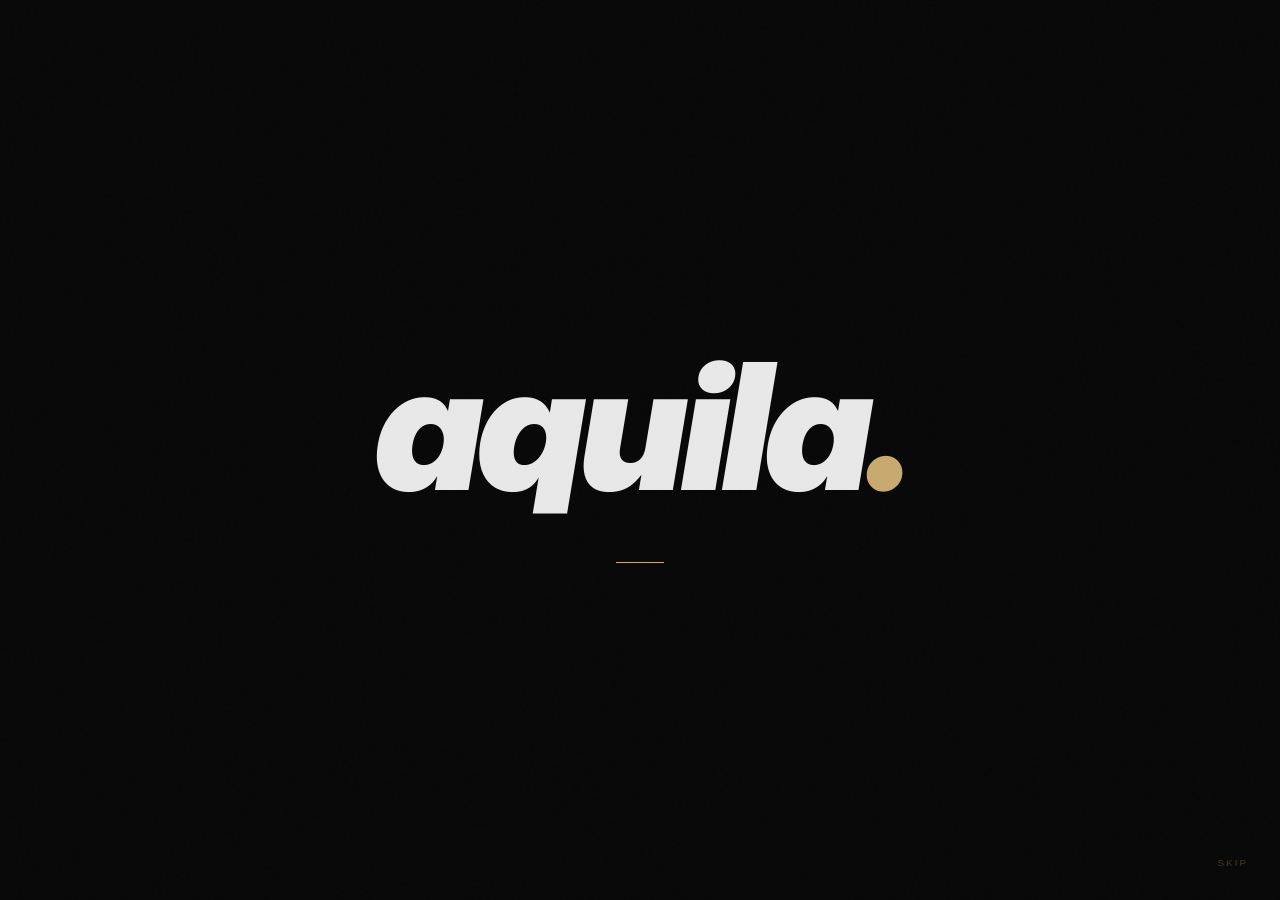
<file: intro.html>
<!DOCTYPE html>
<html lang="it">
<head>
  <meta charset="UTF-8">
  <meta name="viewport" content="width=device-width, initial-scale=1.0">
  <title>aquila.</title>
  <link rel="icon" type="image/svg+xml" href="img/favicon.svg">
  <link rel="preconnect" href="https://fonts.googleapis.com">
  <link rel="preconnect" href="https://fonts.gstatic.com" crossorigin>
  <link href="https://fonts.googleapis.com/css2?family=Inter:wght@900&display=swap" rel="stylesheet">
  <style>
    *, *::before, *::after { box-sizing: border-box; margin: 0; padding: 0; }

    html, body {
      width: 100%; height: 100%;
      background: #080808;
      overflow: hidden;
      font-family: 'Inter', sans-serif;
    }

    /* ── Scena ── */
    .scene {
      position: fixed; inset: 0;
      display: flex;
      align-items: center;
      justify-content: center;
      flex-direction: column;
    }

    /* ── Logo ── */
    .logo {
      font-size: clamp(4rem, 14vw, 11rem);
      font-weight: 900;
      font-style: italic;
      letter-spacing: -0.04em;
      line-height: 1;
      color: transparent;
      position: relative;
      overflow: hidden;

      /* Clip-path rivela il testo da sinistra */
      clip-path: inset(0 100% 0 0);
      animation:
        revealText 1.2s cubic-bezier(0.77, 0, 0.175, 1) 0.3s forwards,
        colorFill  0.6s ease 1.2s forwards;
    }

    @keyframes revealText {
      from { clip-path: inset(0 100% 0 0); }
      to   { clip-path: inset(0 0% 0 0); }
    }

    @keyframes colorFill {
      from { color: #e8e8e8; }
      to   { color: #e8e8e8; }
    }

    /* Linea che scorre sotto il testo mentre rivela */
    .logo::before {
      content: '';
      position: absolute;
      bottom: 0; left: -4px;
      width: 3px; height: 100%;
      background: #c8a96e;
      animation: lineRun 1.2s cubic-bezier(0.77, 0, 0.175, 1) 0.3s forwards;
      transform: translateX(0);
    }
    @keyframes lineRun {
      from { left: -4px; opacity: 1; }
      to   { left: calc(100% + 4px); opacity: 0; }
    }

    /* Il punto finale — appare con un pop */
    .logo .dot {
      display: inline-block;
      color: #c8a96e;
      opacity: 0;
      transform: scale(0) rotate(-20deg);
      animation: dotPop 0.5s cubic-bezier(0.34, 1.56, 0.64, 1) 1.4s forwards;
    }
    @keyframes dotPop {
      to { opacity: 1; transform: scale(1) rotate(0deg); }
    }

    /* Testo logo (senza il punto) */
    .logo .word {
      display: inline-block;
      color: #e8e8e8;
    }

    /* ── Barra di caricamento ── */
    .loader {
      margin-top: 3rem;
      width: 48px;
      height: 1px;
      background: rgba(200,169,110,0.15);
      position: relative;
      opacity: 0;
      animation: loaderAppear 0.4s ease 1.6s forwards;
    }
    @keyframes loaderAppear {
      to { opacity: 1; }
    }

    .loader__fill {
      position: absolute;
      left: 0; top: 0;
      height: 100%;
      background: #c8a96e;
      width: 0;
      animation: loaderFill 1.8s cubic-bezier(0.4, 0, 0.2, 1) 1.8s forwards;
    }
    @keyframes loaderFill {
      0%   { width: 0%; }
      60%  { width: 80%; }
      100% { width: 100%; }
    }

    /* ── Uscita — curtain dal basso ── */
    .curtain {
      position: fixed;
      inset: 0;
      background: #080808;
      transform: scaleY(0);
      transform-origin: bottom;
      z-index: 100;
      transition: transform 0.7s cubic-bezier(0.76, 0, 0.24, 1);
    }
    .curtain.active {
      transform: scaleY(1);
    }

    /* ── Skip ── */
    .skip {
      position: fixed;
      bottom: 2rem; right: 2rem;
      font-size: 0.62rem;
      font-weight: 500;
      letter-spacing: 0.2em;
      text-transform: uppercase;
      color: rgba(200,169,110,0.3);
      cursor: pointer;
      border: none;
      background: none;
      transition: color 0.3s;
      opacity: 0;
      animation: loaderAppear 0.4s ease 2s forwards;
    }
    .skip:hover { color: rgba(200,169,110,0.7); }

    /* Noise */
    body::after {
      content: '';
      position: fixed; inset: 0;
      background-image: url("data:image/svg+xml,%3Csvg viewBox='0 0 256 256' xmlns='http://www.w3.org/2000/svg'%3E%3Cfilter id='noise'%3E%3CfeTurbulence type='fractalNoise' baseFrequency='0.9' numOctaves='4' stitchTiles='stitch'/%3E%3C/filter%3E%3Crect width='100%25' height='100%25' filter='url(%23noise)' opacity='0.04'/%3E%3C/svg%3E");
      pointer-events: none;
      z-index: 0;
      opacity: 0.4;
    }
  </style>
</head>
<body>

  <div class="curtain" id="curtain"></div>

  <div class="scene">
    <div class="logo" id="logo">
      <span class="word">aquila</span><span class="dot">.</span>
    </div>
    <div class="loader">
      <div class="loader__fill"></div>
    </div>
  </div>

  <button class="skip" id="skip">skip</button>

  <script>
    function enter() {
      const curtain = document.getElementById('curtain');
      curtain.classList.add('active');
      setTimeout(function() {
        window.location.href = 'index.html';
      }, 700);
    }

    // Auto dopo 4s (1.8s loader + 0.2s buffer + 0.7s curtain = ~3.7s)
    var timer = setTimeout(enter, 3800);

    // Skip
    document.getElementById('skip').addEventListener('click', function() {
      clearTimeout(timer);
      enter();
    });

    // Click ovunque dopo 2s
    setTimeout(function() {
      document.addEventListener('click', function() {
        clearTimeout(timer);
        enter();
      }, { once: true });
    }, 2000);
  </script>
</body>
</html>
</file>
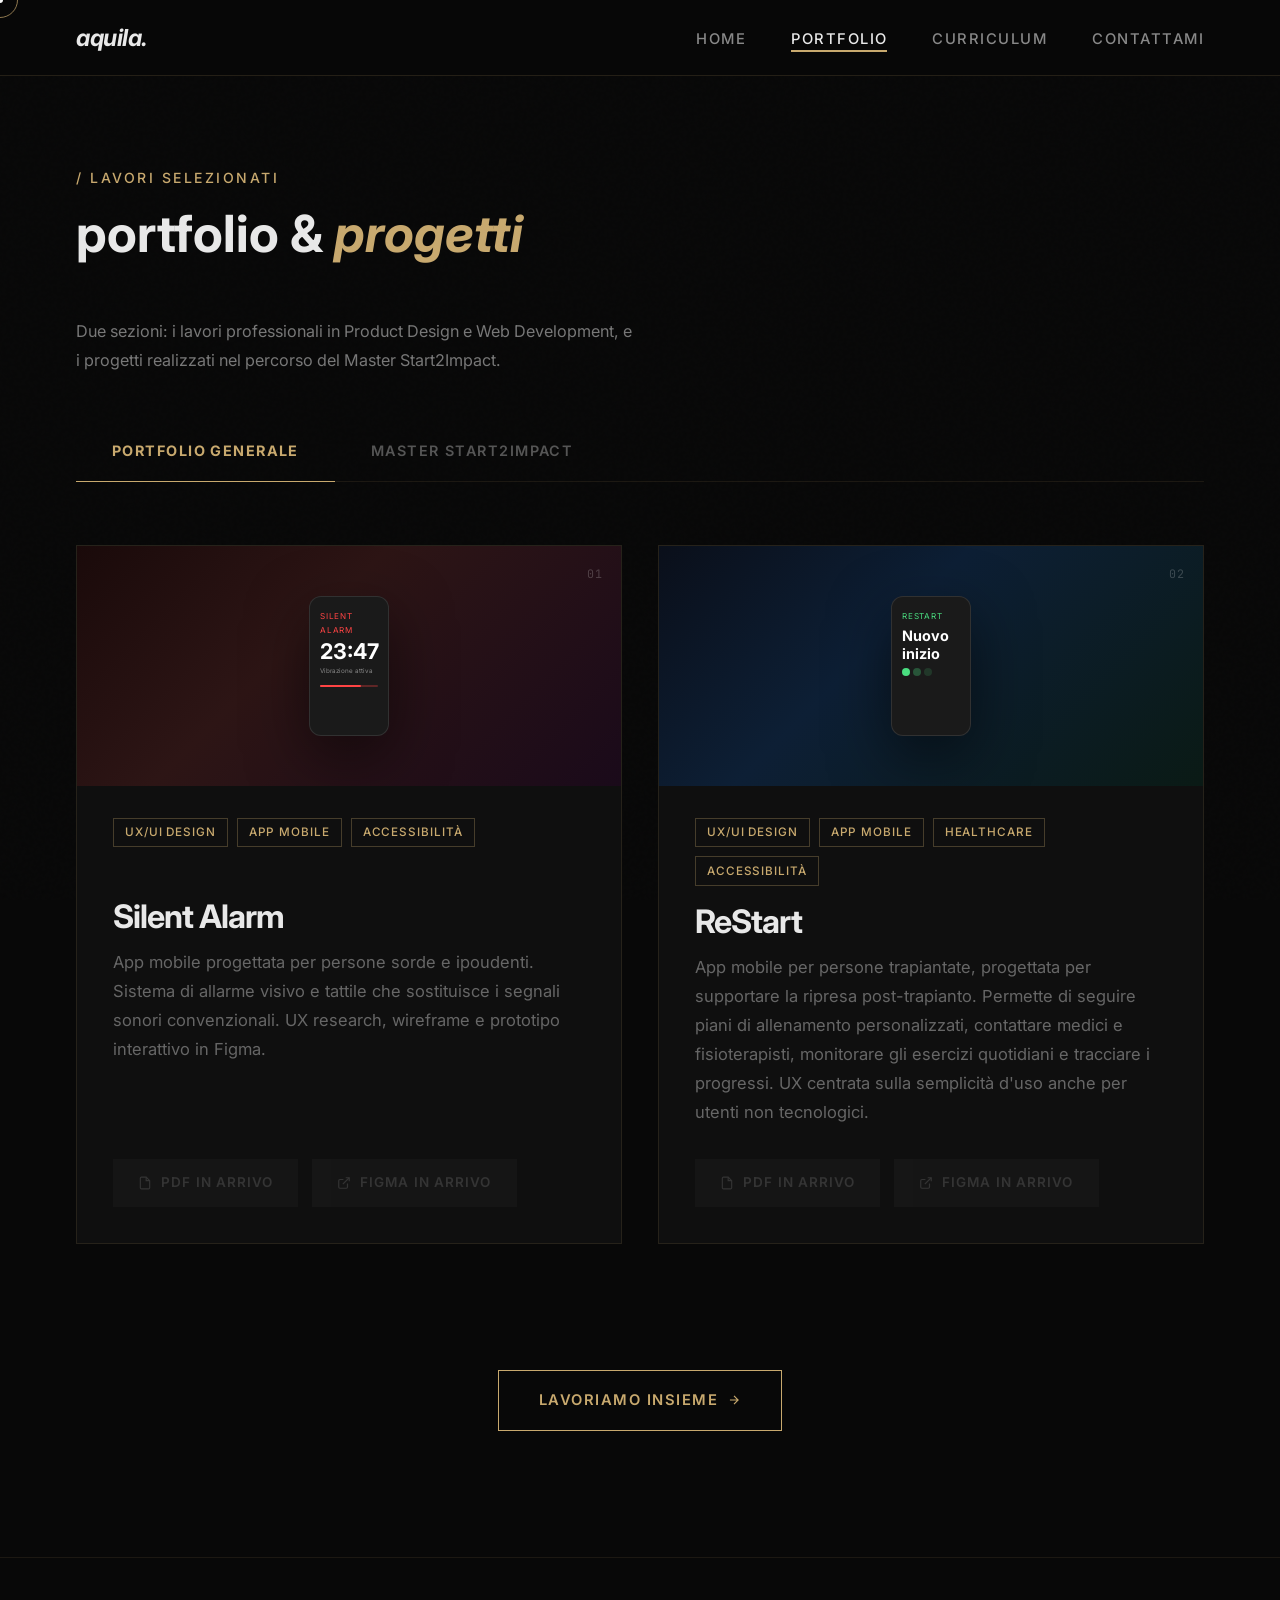
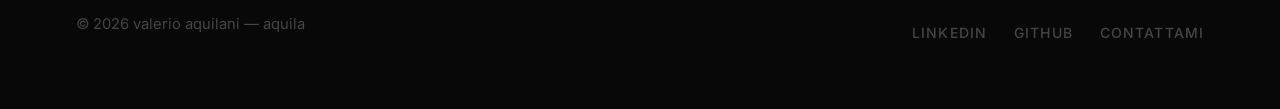
<file: portfolio.html>
<!DOCTYPE html>
<html lang="it">
<head>
  <meta charset="UTF-8">
  <meta name="viewport" content="width=device-width, initial-scale=1.0">
  <title>portfolio — valerio aquilani · aquila</title>
  <meta name="keywords" content="portfolio design, ux ui progetti, silent alarm app, restart app trapianto, start2impact master, web development projects, case study">
  <meta name="description" content="Portfolio di Valerio Aquilani: progetti UX/UI Design (Silent Alarm, ReStart) e moduli del Master Full Stack Development & Agenti AI di Start2Impact.">
  <meta property="og:type" content="website">
  <meta property="og:title" content="Portfolio — valerio aquilani · aquila">
  <meta property="og:description" content="Progetti professionali di Product Design, UX/UI e Web Dev + progetti del Master Start2Impact.">
  <meta property="og:image" content="https://valerio-aquilani.github.io/img/og-cover.png">
  <link rel="icon" type="image/svg+xml" href="img/favicon.svg">
  <link rel="preconnect" href="https://fonts.googleapis.com">
  <link rel="preconnect" href="https://fonts.gstatic.com" crossorigin>
  <link href="https://fonts.googleapis.com/css2?family=Inter:wght@300;400;500;600;700;900&family=JetBrains+Mono:wght@300;400&display=swap" rel="stylesheet">
  <link href="https://cdn.jsdelivr.net/npm/bootstrap@5.3.3/dist/css/bootstrap.min.css" rel="stylesheet">
  <link rel="stylesheet" href="style.css">
  <link rel="stylesheet" href="portfolio-style.css">
</head>
<body>
  <div class="cursor" id="cursor"></div>
  <div class="cursor-ring" id="cursorRing"></div>

  <nav class="navbar" id="navbar" aria-label="Navigazione principale">
    <div class="container">
      <div class="navbar__inner">
        <a href="index.html" class="navbar__brand" aria-label="aquila — homepage">aquila.</a>
        <ul class="navbar__links" id="navLinks" role="list">
          <li><a href="index.html">home</a></li>
          <li><a href="portfolio.html" class="active" aria-current="page">portfolio</a></li>
          <li><a href="cv.html">curriculum</a></li>
          <li><a href="contatti.html">contattami</a></li>
        </ul>
        <button class="navbar__toggler" id="navToggler" aria-label="Apri menu" aria-expanded="false">
          <span></span><span></span><span></span>
        </button>
      </div>
    </div>
  </nav>

  <main>
    <div class="portfolio-page">
      <div class="container">

        <header style="margin-bottom:2.5rem">
          <p class="section__label">/ lavori selezionati</p>
          <h1 class="section__title">portfolio &amp; <em>progetti</em></h1>
          <p style="color:#777;max-width:560px;font-size:0.9rem;line-height:1.8">
            Due sezioni: i lavori professionali in Product Design e Web Development, e i progetti realizzati nel percorso del Master Start2Impact.
          </p>
        </header>

        <!-- TABS -->
        <div class="portfolio-tabs" role="tablist">
          <button class="portfolio-tab active" id="tab-general" role="tab" aria-selected="true" aria-controls="panel-general">Portfolio Generale</button>
          <button class="portfolio-tab" id="tab-s2i" role="tab" aria-selected="false" aria-controls="panel-s2i">Master Start2Impact</button>
        </div>

        <!-- PANEL GENERALE -->
        <div class="portfolio-panel active" id="panel-general" role="tabpanel" aria-labelledby="tab-general">

          <div class="projects-grid">

            <!-- SILENT ALARM -->
            <article class="project-card fade-up">
              <div class="project-card__preview">
                <div class="project-card__preview-bg" style="background: linear-gradient(135deg, #1a0a0a 0%, #2d1515 40%, #1a0a1a 100%)">
                  <div class="project-card__preview-content">
                    <div class="project-card__mockup">
                      <div class="mockup-phone">
                        <div class="mockup-screen">
                          <div style="font-size:0.45rem;color:#ff4444;letter-spacing:0.1em;margin-bottom:4px">SILENT ALARM</div>
                          <div style="font-size:1.2rem;font-weight:700;color:#fff;line-height:1">23:47</div>
                          <div style="font-size:0.35rem;color:#888;margin-top:3px">Vibrazione attiva</div>
                          <div style="margin-top:8px;width:100%;height:2px;background:rgba(255,68,68,0.3);border-radius:1px">
                            <div style="width:70%;height:100%;background:#ff4444;border-radius:1px"></div>
                          </div>
                        </div>
                      </div>
                    </div>
                  </div>
                </div>
                <div class="project-card__num">01</div>
              </div>
              <div class="project-card__body">
                <div class="project-card__tags">
                  <span class="project-tag">UX/UI Design</span>
                  <span class="project-tag">App Mobile</span>
                  <span class="project-tag">Accessibilità</span>
                </div>
                <h2 class="project-card__title">Silent Alarm</h2>
                <p class="project-card__desc">App mobile progettata per persone sorde e ipoudenti. Sistema di allarme visivo e tattile che sostituisce i segnali sonori convenzionali. UX research, wireframe e prototipo interattivo in Figma.</p>
                <div class="project-card__actions">
                  <span class="project-btn project-btn--disabled">
                    <svg width="14" height="14" viewBox="0 0 24 24" fill="none" stroke="currentColor" stroke-width="2"><path d="M14 2H6a2 2 0 0 0-2 2v16a2 2 0 0 0 2 2h12a2 2 0 0 0 2-2V8z"/><polyline points="14,2 14,8 20,8"/></svg>
                    PDF in arrivo
                  </span>
                  <span class="project-btn project-btn--disabled">
                    <svg width="14" height="14" viewBox="0 0 24 24" fill="none" stroke="currentColor" stroke-width="2"><path d="M18 13v6a2 2 0 0 1-2 2H5a2 2 0 0 1-2-2V8a2 2 0 0 1 2-2h6"/><polyline points="15,3 21,3 21,9"/><line x1="10" y1="14" x2="21" y2="3"/></svg>
                    Figma in arrivo
                  </span>
                </div>
              </div>
            </article>

            <!-- RESTART -->
            <article class="project-card fade-up" style="transition-delay:0.15s">
              <div class="project-card__preview">
                <div class="project-card__preview-bg" style="background: linear-gradient(135deg, #0a0f1a 0%, #0d1f35 40%, #0a1a15 100%)">
                  <div class="project-card__preview-content">
                    <div class="project-card__mockup">
                      <div class="mockup-phone">
                        <div class="mockup-screen">
                          <div style="font-size:0.45rem;color:#4ade80;letter-spacing:0.1em;margin-bottom:4px">RESTART</div>
                          <div style="font-size:0.8rem;font-weight:700;color:#fff;line-height:1.2">Nuovo<br>inizio</div>
                          <div style="margin-top:6px;display:flex;gap:3px">
                            <div style="width:8px;height:8px;background:#4ade80;border-radius:50%"></div>
                            <div style="width:8px;height:8px;background:rgba(74,222,128,0.3);border-radius:50%"></div>
                            <div style="width:8px;height:8px;background:rgba(74,222,128,0.15);border-radius:50%"></div>
                          </div>
                        </div>
                      </div>
                    </div>
                  </div>
                </div>
                <div class="project-card__num">02</div>
              </div>
              <div class="project-card__body">
                <div class="project-card__tags">
                  <span class="project-tag">UX/UI Design</span>
                  <span class="project-tag">App Mobile</span>
                  <span class="project-tag">Healthcare</span>
                  <span class="project-tag">Accessibilità</span>
                </div>
                <h2 class="project-card__title">ReStart</h2>
                <p class="project-card__desc">App mobile per persone trapiantate, progettata per supportare la ripresa post-trapianto. Permette di seguire piani di allenamento personalizzati, contattare medici e fisioterapisti, monitorare gli esercizi quotidiani e tracciare i progressi. UX centrata sulla semplicità d'uso anche per utenti non tecnologici.</p>
                <div class="project-card__actions">
                  <span class="project-btn project-btn--disabled">
                    <svg width="14" height="14" viewBox="0 0 24 24" fill="none" stroke="currentColor" stroke-width="2"><path d="M14 2H6a2 2 0 0 0-2 2v16a2 2 0 0 0 2 2h12a2 2 0 0 0 2-2V8z"/><polyline points="14,2 14,8 20,8"/></svg>
                    PDF in arrivo
                  </span>
                  <span class="project-btn project-btn--disabled">
                    <svg width="14" height="14" viewBox="0 0 24 24" fill="none" stroke="currentColor" stroke-width="2"><path d="M18 13v6a2 2 0 0 1-2 2H5a2 2 0 0 1-2-2V8a2 2 0 0 1 2-2h6"/><polyline points="15,3 21,3 21,9"/><line x1="10" y1="14" x2="21" y2="3"/></svg>
                    Figma in arrivo
                  </span>
                </div>
              </div>
            </article>

          </div>

        </div>

      </div>

      <!-- CTA bottom -->
      <div class="container" style="padding-top:3rem;padding-bottom:2rem;text-align:center">
        <a href="contatti.html" class="btn-gold">
          lavoriamo insieme
          <svg width="14" height="14" viewBox="0 0 24 24" fill="none" stroke="currentColor" stroke-width="2" aria-hidden="true"><path d="M5 12h14M12 5l7 7-7 7"/></svg>
        </a>
      </div>

      <!-- PANEL START2IMPACT -->
      <div class="portfolio-panel" id="panel-s2i" role="tabpanel" aria-labelledby="tab-s2i">
        <div class="container">

          <div class="s2i-strip">
            <span class="s2i-logo">START2IMPACT UNIVERSITY</span>
            <p>Progetti realizzati durante il <strong style="color:#e8e8e8">Master Full Stack Development &amp; Agenti AI</strong>. Ogni progetto corrisponde a un modulo del percorso.</p>
          </div>

          <div class="projects-grid">

            <article class="project-card fade-up">
              <div class="project-card__preview">
                <div class="project-card__preview-bg" style="background: linear-gradient(135deg, #0a0a12 0%, #12121f 40%, #0a0a0a 100%)">
                  <div class="project-card__preview-content">
                    <div class="mockup-phone">
                      <div class="mockup-screen">
                        <div style="font-size:0.4rem;color:#c8a96e;letter-spacing:0.1em;margin-bottom:5px">S2I · 01</div>
                        <div style="font-size:0.55rem;font-weight:700;color:#fff;line-height:1.3">Intro<br>Sviluppo</div>
                        <div style="margin-top:6px;width:100%;height:1px;background:rgba(200,169,110,0.3)"></div>
                        <div style="margin-top:4px;font-size:0.35rem;color:#555">Web Basics</div>
                      </div>
                    </div>
                  </div>
                </div>
                <div class="project-card__num">S2I · 01</div>
              </div>
              <div class="project-card__body">
                <div class="project-card__tags">
                  <span class="project-tag">Web Basics</span>
                  <span class="project-tag">Browser</span>
                  <span class="project-tag" style="background:rgba(74,222,128,0.06);border-color:rgba(74,222,128,0.3);color:#4ade80">Completo</span>
                </div>
                <h2 class="project-card__title">Introduzione allo Sviluppo</h2>
                <p class="project-card__desc">Primi passi nel mondo dello sviluppo web: struttura di una pagina, logica di funzionamento del browser e strumenti base del developer.</p>
                <div class="project-card__actions">
                  <span class="project-btn" style="background:rgba(200,169,110,0.08);color:#555;cursor:default;border:1px solid rgba(200,169,110,0.1)">
                    <svg width="14" height="14" viewBox="0 0 24 24" fill="none" stroke="currentColor" stroke-width="2"><path d="M14 2H6a2 2 0 0 0-2 2v16a2 2 0 0 0 2 2h12a2 2 0 0 0 2-2V8z"/><polyline points="14,2 14,8 20,8"/></svg>
                    PDF in arrivo
                  </span>
                </div>
              </div>
            </article>

            <article class="project-card fade-up" style="transition-delay:0.1s">
              <div class="project-card__preview">
                <div class="project-card__preview-bg" style="background: linear-gradient(135deg, #0a100a 0%, #121f12 40%, #0a0f0a 100%)">
                  <div class="project-card__preview-content">
                    <div class="mockup-phone">
                      <div class="mockup-screen">
                        <div style="font-size:0.4rem;color:#c8a96e;letter-spacing:0.1em;margin-bottom:5px">S2I · 02</div>
                        <div style="font-size:0.55rem;font-weight:700;color:#fff;line-height:1.3">Fondamenti<br>Sviluppo</div>
                        <div style="margin-top:6px;display:flex;gap:2px">
                          <div style="flex:1;height:3px;background:#4ade80;border-radius:1px"></div>
                          <div style="flex:1;height:3px;background:rgba(74,222,128,0.3);border-radius:1px"></div>
                        </div>
                      </div>
                    </div>
                  </div>
                </div>
                <div class="project-card__num">S2I · 02</div>
              </div>
              <div class="project-card__body">
                <div class="project-card__tags">
                  <span class="project-tag">HTML5</span>
                  <span class="project-tag">CSS3</span>
                  <span class="project-tag">Responsive</span>
                  <span class="project-tag" style="background:rgba(74,222,128,0.06);border-color:rgba(74,222,128,0.3);color:#4ade80">Completo</span>
                </div>
                <h2 class="project-card__title">Fondamenti di Sviluppo</h2>
                <p class="project-card__desc">Struttura e semantica HTML, basi di CSS, box model e primi layout responsive. Fondamenta solide per lo sviluppo front-end.</p>
                <div class="project-card__actions">
                  <span class="project-btn" style="background:rgba(200,169,110,0.08);color:#555;cursor:default;border:1px solid rgba(200,169,110,0.1)">
                    <svg width="14" height="14" viewBox="0 0 24 24" fill="none" stroke="currentColor" stroke-width="2"><path d="M14 2H6a2 2 0 0 0-2 2v16a2 2 0 0 0 2 2h12a2 2 0 0 0 2-2V8z"/><polyline points="14,2 14,8 20,8"/></svg>
                    PDF in arrivo
                  </span>
                </div>
              </div>
            </article>

            <article class="project-card fade-up" style="transition-delay:0.2s">
              <div class="project-card__preview">
                <div class="project-card__preview-bg" style="background: linear-gradient(135deg, #100a0a 0%, #1f1212 40%, #100a0f 100%)">
                  <div class="project-card__preview-content">
                    <div class="mockup-phone">
                      <div class="mockup-screen">
                        <div style="font-size:0.4rem;color:#c8a96e;letter-spacing:0.1em;margin-bottom:5px">S2I · 03</div>
                        <div style="font-size:0.55rem;font-weight:700;color:#fff;line-height:1.3">HTML<br>&amp; CSS</div>
                        <div style="margin-top:6px;width:100%;height:3px;background:linear-gradient(90deg,#c8a96e,rgba(200,169,110,0.2));border-radius:1px"></div>
                        <div style="margin-top:4px;font-size:0.32rem;color:#555">aquila. — questo sito</div>
                      </div>
                    </div>
                  </div>
                </div>
                <div class="project-card__num">S2I · 03</div>
              </div>
              <div class="project-card__body">
                <div class="project-card__tags">
                  <span class="project-tag">HTML5</span>
                  <span class="project-tag">CSS3 / Sass</span>
                  <span class="project-tag">Bootstrap 5</span>
                  <span class="project-tag" style="background:rgba(74,222,128,0.06);border-color:rgba(74,222,128,0.3);color:#4ade80">Completo</span>
                </div>
                <h2 class="project-card__title">HTML &amp; CSS</h2>
                <p class="project-card__desc">Questo stesso sito — progettato e sviluppato con HTML, CSS, Sass e Bootstrap 5. Multi-pagina, responsive, accessibile, con menu sticky, FlexBox, Grid e Open Graph tags.</p>
                <div class="project-card__actions">
                  <a href="index.html" class="project-btn project-btn--pdf">
                    <svg width="14" height="14" viewBox="0 0 24 24" fill="none" stroke="currentColor" stroke-width="2"><path d="M18 13v6a2 2 0 0 1-2 2H5a2 2 0 0 1-2-2V8a2 2 0 0 1 2-2h6"/><polyline points="15,3 21,3 21,9"/><line x1="10" y1="14" x2="21" y2="3"/></svg>
                    Vedi il Progetto
                  </a>
                  <a href="https://github.com/madeinaquila" target="_blank" rel="noopener noreferrer" class="project-btn project-btn--link">
                    <svg width="14" height="14" viewBox="0 0 24 24" fill="currentColor"><path d="M12 .297c-6.63 0-12 5.373-12 12 0 5.303 3.438 9.8 8.205 11.385.6.113.82-.258.82-.577 0-.285-.01-1.04-.015-2.04-3.338.724-4.042-1.61-4.042-1.61C4.422 18.07 3.633 17.7 3.633 17.7c-1.087-.744.084-.729.084-.729 1.205.084 1.838 1.236 1.838 1.236 1.07 1.835 2.809 1.305 3.495.998.108-.776.417-1.305.76-1.605-2.665-.3-5.466-1.332-5.466-5.93 0-1.31.465-2.38 1.235-3.22-.135-.303-.54-1.523.105-3.176 0 0 1.005-.322 3.3 1.23.96-.267 1.98-.399 3-.405 1.02.006 2.04.138 3 .405 2.28-1.552 3.285-1.23 3.285-1.23.645 1.653.24 2.873.12 3.176.765.84 1.23 1.91 1.23 3.22 0 4.61-2.805 5.625-5.475 5.92.42.36.81 1.096.81 2.22 0 1.606-.015 2.896-.015 3.286 0 .315.21.69.825.57C20.565 22.092 24 17.592 24 12.297c0-6.627-5.373-12-12-12"/></svg>
                    GitHub
                  </a>
                </div>
              </div>
            </article>

          </div>

          <div style="text-align:center;padding:4rem 0 2rem">
            <p style="font-size:0.75rem;color:#444;letter-spacing:0.1em;text-transform:uppercase;margin-bottom:1.5rem">nuovi progetti aggiunti al completamento dei moduli</p>
          </div>

        </div>
      </div>

    </div>
  </main>

  <footer class="footer" role="contentinfo">
    <div class="container">
      <div class="footer__inner">
        <p class="footer__copy">&copy; <span id="year"></span> valerio aquilani — aquila</p>
        <nav class="footer__social">
          <a href="#" target="_blank" rel="noopener noreferrer">LinkedIn</a>
          <a href="#" target="_blank" rel="noopener noreferrer">GitHub</a>
          <a href="contatti.html">contattami</a>
        </nav>
      </div>
    </div>
  </footer>

  <script src="https://cdn.jsdelivr.net/npm/bootstrap@5.3.3/dist/js/bootstrap.bundle.min.js"></script>
  <script src="script.js"></script>
</body>
</html>
</file>
<file: style.css>
/* ═══════════════════════════════════════
   AQUILA — style.css
   valerio aquilani · personal website
   Font: Inter (tutti i testi)
   ═══════════════════════════════════════ */

@import url('https://fonts.googleapis.com/css2?family=Inter:wght@300;400;500;600;700;900&family=JetBrains+Mono:wght@300;400&display=swap');

/* ── Reset & Base ── */
*, *::before, *::after { box-sizing: border-box; margin: 0; padding: 0; }
html { scroll-behavior: smooth; font-size: 18px; }

body {
  background-color: #080808;
  color: #e8e8e8;
  font-family: 'Inter', 'Helvetica Neue', sans-serif;
  font-weight: 400;
  line-height: 1.75;
  overflow-x: hidden;
  cursor: none;
}

a { color: #c8a96e; text-decoration: none; transition: color 0.3s ease; }
a:hover { color: #dfc08a; }
img { max-width: 100%; height: auto; display: block; }

@media (max-width: 768px) {
  body { cursor: auto; }
  .cursor, .cursor-ring { display: none !important; }
}

/* ── Gerarchia tipografica ──
   H1 / nome:        Inter 900 (Black)
   H2 / titoli:      Inter 700 (Bold)
   H3 / sottotitoli: Inter 600 (SemiBold)
   body / testi:     Inter 400 (Regular)
   label / note:     Inter 500 (Medium)
   mono:             JetBrains Mono 400
────────────────────────────────── */

/* ── Custom Cursor ── */
.cursor {
  width: 6px; height: 6px;
  background: #fff;
  border-radius: 50%;
  position: fixed;
  pointer-events: none;
  z-index: 9999;
  transform: translate(-50%, -50%);
  transition: transform 0.15s ease, width 0.2s ease, height 0.2s ease;
  mix-blend-mode: difference;
}
.cursor-ring {
  width: 36px; height: 36px;
  border: 1.5px solid rgba(200,169,110,0.7);
  border-radius: 50%;
  position: fixed;
  pointer-events: none;
  z-index: 9998;
  transform: translate(-50%, -50%);
  transition: width 0.2s ease, height 0.2s ease, border-color 0.2s ease;
}

/* ── Noise overlay ── */
body::before {
  content: '';
  position: fixed; inset: 0;
  background-image: url("data:image/svg+xml,%3Csvg viewBox='0 0 256 256' xmlns='http://www.w3.org/2000/svg'%3E%3Cfilter id='noise'%3E%3CfeTurbulence type='fractalNoise' baseFrequency='0.9' numOctaves='4' stitchTiles='stitch'/%3E%3C/filter%3E%3Crect width='100%25' height='100%25' filter='url(%23noise)' opacity='0.03'/%3E%3C/svg%3E");
  pointer-events: none; z-index: 0; opacity: 0.4;
}

/* ── Container ── */
.container {
  max-width: 1200px;
  margin: 0 auto;
  padding: 0 2rem;
}
@media (max-width: 576px) { .container { padding: 0 1.25rem; } }

/* ── Navigation ── */
.navbar {
  position: sticky; top: 0; z-index: 1000;
  padding: 1.2rem 0;
  background: rgba(8,8,8,0.92);
  backdrop-filter: blur(20px);
  border-bottom: 1px solid rgba(200,169,110,0.15);
  transition: padding 0.3s ease, border-color 0.3s ease;
}
.navbar.scrolled {
  padding: 0.8rem 0;
  border-bottom-color: rgba(200,169,110,0.3);
}
.navbar__inner {
  display: flex;
  align-items: center;
  justify-content: space-between;
  width: 100%;
}

/* Logo */
.navbar__brand {
  font-family: 'Inter', sans-serif;
  font-size: 1.3rem;
  font-weight: 700;
  font-style: italic;
  letter-spacing: -0.02em;
  color: #e8e8e8;
  text-decoration: none;
  line-height: 1;
  transition: color 0.3s ease;
  flex-shrink: 0;
}
.navbar__brand:hover { color: #c8a96e; }

.navbar__links {
  display: flex;
  gap: 2.5rem;
  list-style: none;
  margin: 0;
  padding: 0;
}
.navbar__links a {
  font-size: 0.82rem;
  font-weight: 500;
  letter-spacing: 0.1em;
  text-transform: uppercase;
  color: #888;
  position: relative;
  padding-bottom: 2px;
  transition: color 0.3s ease;
}
.navbar__links a::after {
  content: '';
  position: absolute;
  bottom: -2px; left: 0;
  width: 0; height: 1.5px;
  background: #c8a96e;
  transition: width 0.3s ease;
}
.navbar__links a:hover,
.navbar__links a.active { color: #e8e8e8; }
.navbar__links a:hover::after,
.navbar__links a.active::after { width: 100%; }

/* Hamburger mobile */
.navbar__toggler {
  display: none;
  flex-direction: column;
  gap: 5px;
  background: none;
  border: none;
  cursor: pointer;
  padding: 4px;
  margin-left: auto;
}
.navbar__toggler span {
  display: block;
  width: 24px; height: 1.5px;
  background: #e8e8e8;
  transition: 0.3s ease;
}
.navbar__toggler.open span:nth-child(1) { transform: rotate(45deg) translate(4px, 4px); }
.navbar__toggler.open span:nth-child(2) { opacity: 0; }
.navbar__toggler.open span:nth-child(3) { transform: rotate(-45deg) translate(4px, -4px); }

@media (max-width: 768px) {
  .navbar__toggler { display: flex; }
  .navbar__links {
    display: none;
    position: absolute;
    top: 100%; left: 0; right: 0;
    flex-direction: column;
    gap: 0;
    background: rgba(10,10,10,0.98);
    border-bottom: 1px solid rgba(200,169,110,0.15);
    backdrop-filter: blur(20px);
  }
  .navbar__links.open { display: flex; }
  .navbar__links li { border-bottom: 1px solid rgba(200,169,110,0.1); }
  .navbar__links a { display: block; padding: 1rem 1.5rem; font-size: 0.9rem; }
}

/* ── Buttons ── */
.btn-gold {
  display: inline-flex;
  align-items: center;
  gap: 0.5rem;
  padding: 0.9rem 2.2rem;
  border: 1.5px solid #c8a96e;
  color: #c8a96e;
  font-family: 'Inter', sans-serif;
  font-size: 0.82rem;
  font-weight: 600;
  letter-spacing: 0.1em;
  text-transform: uppercase;
  text-decoration: none;
  background: transparent;
  cursor: pointer;
  transition: 0.3s ease;
  position: relative;
  overflow: hidden;
}
.btn-gold::before {
  content: '';
  position: absolute; inset: 0;
  background: #c8a96e;
  transform: scaleX(0);
  transform-origin: left;
  transition: transform 0.3s ease;
  z-index: -1;
}
.btn-gold:hover { color: #080808; }
.btn-gold:hover::before { transform: scaleX(1); }

.btn-ghost {
  display: inline-flex;
  align-items: center;
  gap: 0.5rem;
  padding: 0.9rem 2.2rem;
  border: 1.5px solid rgba(200,169,110,0.25);
  color: #888;
  font-family: 'Inter', sans-serif;
  font-size: 0.82rem;
  font-weight: 500;
  letter-spacing: 0.1em;
  text-transform: uppercase;
  text-decoration: none;
  background: transparent;
  cursor: pointer;
  transition: 0.3s ease;
}
.btn-ghost:hover { border-color: rgba(200,169,110,0.6); color: #e8e8e8; }

/* ── Sezioni base ── */
.section { padding: 6rem 0; }

.section__label {
  font-size: 0.78rem;
  font-weight: 500;
  letter-spacing: 0.18em;
  text-transform: uppercase;
  color: #c8a96e;
  margin-bottom: 0.75rem;
}

/* H2 — titoli sezione: Bold */
.section__title {
  font-family: 'Inter', sans-serif;
  font-size: clamp(2rem, 4vw, 3rem);
  font-weight: 700;
  color: #e8e8e8;
  line-height: 1.15;
  margin-bottom: 3rem;
}
.section__title em { color: #c8a96e; font-style: italic; font-weight: 700; }

.bg-alt { background: #0d0d0d; }
.divider { height: 1px; background: rgba(200,169,110,0.1); }

/* ── Hero ── */
.hero {
  min-height: calc(100vh - 65px);
  display: flex;
  align-items: center;
  position: relative;
  overflow: hidden;
}
.hero__bg {
  position: absolute; inset: 0;
  background:
    radial-gradient(ellipse 60% 60% at 70% 40%, rgba(200,169,110,0.04) 0%, transparent 70%),
    radial-gradient(ellipse 40% 40% at 10% 80%, rgba(200,169,110,0.03) 0%, transparent 60%);
  z-index: 0;
}
.hero__grid {
  position: absolute; inset: 0;
  background-image:
    linear-gradient(rgba(200,169,110,0.025) 1px, transparent 1px),
    linear-gradient(90deg, rgba(200,169,110,0.025) 1px, transparent 1px);
  background-size: 80px 80px;
  z-index: 0;
}
.hero__content { position: relative; z-index: 1; }

/* Eyebrow */
.hero__eyebrow {
  font-size: 0.78rem;
  font-weight: 500;
  letter-spacing: 0.2em;
  text-transform: uppercase;
  color: #c8a96e;
  margin-bottom: 1.75rem;
  display: flex;
  align-items: center;
  gap: 1rem;
}
.hero__eyebrow::before {
  content: '';
  display: inline-block;
  width: 32px; height: 1px;
  background: #c8a96e;
  flex-shrink: 0;
}

/* H1 — nome: Inter Black */
.hero__name {
  font-family: 'Inter', sans-serif;
  font-size: clamp(3.8rem, 9vw, 8rem);
  font-weight: 900;
  line-height: 0.95;
  color: #e8e8e8;
  margin-bottom: 1.25rem;
  letter-spacing: -0.04em;
}
.hero__name span { color: #c8a96e; }

/* Sottotitolo: SemiBold */
.hero__role {
  font-size: clamp(1.1rem, 2vw, 1.35rem);
  font-weight: 600;
  color: #bbb;
  margin-bottom: 1.75rem;
  letter-spacing: -0.01em;
}

/* Testo corpo: Regular */
.hero__bio {
  max-width: 560px;
  color: #999;
  font-size: 1.05rem;
  font-weight: 400;
  line-height: 1.85;
  margin-bottom: 3rem;
}
.hero__cta { display: flex; gap: 1rem; flex-wrap: wrap; }

/* Stats */
.stats-row { display: flex; gap: 3rem; flex-wrap: wrap; margin-top: 3.5rem; }
.stat-num {
  font-family: 'Inter', sans-serif;
  font-size: 2.8rem;
  font-weight: 700;
  color: #c8a96e;
  line-height: 1;
  letter-spacing: -0.03em;
}
.stat-label {
  font-size: 0.72rem;
  font-weight: 500;
  letter-spacing: 0.12em;
  text-transform: uppercase;
  color: #555;
  margin-top: 0.3rem;
}

/* ── Services ── */
.services-grid {
  display: grid;
  grid-template-columns: repeat(auto-fit, minmax(280px, 1fr));
  gap: 1.5px;
  background: rgba(200,169,110,0.1);
}
.service-item { background: #080808; padding: 2.5rem 2rem; transition: 0.3s ease; }
.service-item:hover { background: #111; }
.service-item:hover .service-num { color: #c8a96e; }
.service-num {
  font-family: 'JetBrains Mono', monospace;
  font-size: 0.68rem;
  color: #333;
  letter-spacing: 0.15em;
  margin-bottom: 1.5rem;
  transition: 0.3s;
}
/* H3 servizi: SemiBold */
.service-title {
  font-family: 'Inter', sans-serif;
  font-size: 1.15rem;
  font-weight: 600;
  color: #e8e8e8;
  margin-bottom: 0.85rem;
  letter-spacing: -0.01em;
}
/* Testo servizi: Regular */
.service-desc {
  font-size: 0.95rem;
  font-weight: 400;
  color: #777;
  line-height: 1.8;
}

/* ── Skills ── */
.skills-grid { display: grid; grid-template-columns: repeat(auto-fill, minmax(140px, 1fr)); gap: 1rem; }
.skill-card {
  background: #111;
  border: 1px solid rgba(200,169,110,0.1);
  padding: 1.5rem 1rem;
  text-align: center;
  transition: 0.3s ease;
  cursor: default;
}
.skill-card:hover { border-color: rgba(200,169,110,0.35); background: #161616; transform: translateY(-4px); }
.skill-icon { width: 36px; height: 36px; margin: 0 auto 0.85rem; display: flex; align-items: center; justify-content: center; }
.skill-name {
  font-size: 0.78rem;
  font-weight: 500;
  letter-spacing: 0.06em;
  text-transform: uppercase;
  color: #777;
}

/* Settori */
.sectors { display: flex; gap: 0.75rem; flex-wrap: wrap; margin-top: 2rem; }
.sector {
  font-size: 0.78rem;
  font-weight: 500;
  letter-spacing: 0.08em;
  color: #888;
  border: 1px solid rgba(200,169,110,0.18);
  padding: 0.4rem 1.1rem;
}

/* ── Footer ── */
.footer { padding: 3rem 0; border-top: 1px solid rgba(200,169,110,0.1); }
.footer__inner { display: flex; justify-content: space-between; align-items: center; gap: 2rem; flex-wrap: wrap; }
.footer__copy { font-size: 0.82rem; font-weight: 400; color: #444; }
.footer__social { display: flex; gap: 1.5rem; }
.footer__social a {
  font-size: 0.78rem;
  font-weight: 500;
  letter-spacing: 0.08em;
  text-transform: uppercase;
  color: #444;
  transition: color 0.3s;
}
.footer__social a:hover { color: #c8a96e; }

/* ── CV Page ── */
.cv-header {
  padding: 5rem 0 3rem;
  border-bottom: 1px solid rgba(200,169,110,0.1);
  display: flex;
  justify-content: space-between;
  align-items: flex-end;
  flex-wrap: wrap;
  gap: 2rem;
}
.cv-name {
  font-family: 'Inter', sans-serif;
  font-size: clamp(2.5rem, 5vw, 4rem);
  font-weight: 900;
  line-height: 1;
  color: #e8e8e8;
  letter-spacing: -0.04em;
}
.cv-title {
  font-size: 0.82rem;
  font-weight: 500;
  letter-spacing: 0.15em;
  text-transform: uppercase;
  color: #c8a96e;
  margin-top: 0.75rem;
}
.cv-badges { margin-top: 1rem; display: flex; flex-wrap: wrap; gap: 0.3rem; }
.cv-badge {
  display: inline-flex; align-items: center; gap: 0.4rem;
  padding: 0.3rem 0.9rem;
  background: rgba(200,169,110,0.08);
  border: 1px solid rgba(200,169,110,0.25);
  font-size: 0.72rem; font-weight: 500;
  letter-spacing: 0.06em; color: #c8a96e;
}
.cv-badge--sport { background: rgba(74,222,128,0.06); border-color: rgba(74,222,128,0.25); color: #4ade80; }
.cv-badge--access { background: rgba(96,165,250,0.06); border-color: rgba(96,165,250,0.25); color: #60a5fa; }

.cv-grid { display: grid; grid-template-columns: 1fr 2fr; min-height: 80vh; }
@media (max-width: 768px) {
  .cv-grid { grid-template-columns: 1fr; }
  .cv-sidebar { border-right: none !important; border-bottom: 1px solid rgba(200,169,110,0.1); padding: 2rem 0 !important; }
  .cv-main { padding: 2rem 0 !important; }
  .cv-header { padding: 3rem 0 2rem; }
}
.cv-sidebar { padding: 3rem 2rem 3rem 0; border-right: 1px solid rgba(200,169,110,0.1); }
.cv-main { padding: 3rem 0 3rem 3rem; }

.cv-section { margin-bottom: 3rem; }
.cv-section-title {
  font-size: 0.72rem;
  font-weight: 600;
  letter-spacing: 0.2em;
  text-transform: uppercase;
  color: #c8a96e;
  margin-bottom: 1.25rem;
  padding-bottom: 0.75rem;
  border-bottom: 1px solid rgba(200,169,110,0.1);
}

.cv-contact-item {
  display: flex;
  align-items: center;
  gap: 0.75rem;
  font-size: 0.88rem;
  font-weight: 400;
  color: #888;
  margin-bottom: 0.85rem;
  line-height: 1.4;
}
.cv-contact-item svg { flex-shrink: 0; }
.cv-contact-item a:hover { color: #c8a96e; }

/* skill bars rimossi — si usano solo cv-tag */

.cv-tag {
  display: inline-block;
  padding: 0.25rem 0.75rem;
  border: 1px solid rgba(200,169,110,0.15);
  font-size: 0.72rem;
  font-weight: 500;
  color: #555;
  margin: 0.2rem;
}

.cv-item { margin-bottom: 2rem; }
.cv-item-header { display: flex; justify-content: space-between; align-items: flex-start; gap: 1rem; margin-bottom: 0.3rem; flex-wrap: wrap; }
/* Titolo ruolo: SemiBold */
.cv-item-title { font-weight: 600; font-size: 1rem; color: #e8e8e8; }
.cv-item-date { font-family: 'JetBrains Mono', monospace; font-size: 0.72rem; color: #444; white-space: nowrap; }
.cv-item-company { font-size: 0.85rem; font-weight: 500; color: #c8a96e; margin-bottom: 0.5rem; }
/* Testo descrizione: Regular */
.cv-item-desc { font-size: 0.9rem; font-weight: 400; color: #777; line-height: 1.75; }

.edu-pill {
  display: inline-block;
  background: rgba(200,169,110,0.1);
  border: 1px solid rgba(200,169,110,0.25);
  color: #c8a96e;
  font-family: 'JetBrains Mono', monospace;
  font-size: 0.7rem;
  padding: 0.2rem 0.7rem;
  white-space: nowrap;
}

.cv-highlight-box {
  border-left: 2px solid #c8a96e;
  padding: 1rem 1.25rem;
  background: rgba(200,169,110,0.03);
  margin-bottom: 1.25rem;
}
.cv-highlight-box p { font-size: 0.92rem; font-weight: 400; color: #888; line-height: 1.8; margin: 0; }

.cv-sub-item { display: flex; gap: 0.75rem; padding: 0.8rem 0; border-bottom: 1px solid rgba(200,169,110,0.07); }
.cv-sub-item:last-child { border-bottom: none; }
.cv-sub-dot { width: 5px; height: 5px; background: #c8a96e; border-radius: 50%; flex-shrink: 0; margin-top: 0.6rem; }
.cv-sub-content strong { display: block; font-size: 0.9rem; font-weight: 600; color: #e8e8e8; margin-bottom: 0.2rem; }
.cv-sub-content span { font-size: 0.88rem; font-weight: 400; color: #666; line-height: 1.7; }

.sport-card { background: rgba(74,222,128,0.03); border: 1px solid rgba(74,222,128,0.15); padding: 1.25rem 1.5rem; margin-bottom: 1rem; }
.sport-card .sport-title { font-size: 0.9rem; font-weight: 600; color: #4ade80; margin-bottom: 0.4rem; }
.sport-card .sport-desc { font-size: 0.88rem; font-weight: 400; color: #666; line-height: 1.7; }

.access-note { background: rgba(96,165,250,0.03); border: 1px solid rgba(96,165,250,0.15); padding: 1.25rem 1.5rem; margin-top: 1rem; }
.access-note p { font-size: 0.88rem; font-weight: 400; color: #666; line-height: 1.75; margin: 0; }
.access-note strong { color: #60a5fa; font-weight: 600; }

/* ── Contatti ── */
.contact-page { min-height: 80vh; display: flex; align-items: center; padding: 5rem 0; }
.contact-grid { display: grid; grid-template-columns: 1fr 1.5fr; gap: 5rem; align-items: start; }
@media (max-width: 900px) { .contact-grid { grid-template-columns: 1fr; gap: 3rem; } }

.contact-availability { display: flex; align-items: center; gap: 0.75rem; font-size: 0.88rem; font-weight: 500; color: #888; margin-bottom: 3rem; }
.contact-availability .dot { width: 8px; height: 8px; background: #4ade80; border-radius: 50%; animation: pulse-green 2s infinite; flex-shrink: 0; }
@keyframes pulse-green {
  0%, 100% { opacity: 1; box-shadow: 0 0 0 0 rgba(74,222,128,0.4); }
  50% { opacity: 0.8; box-shadow: 0 0 0 6px rgba(74,222,128,0); }
}

.contact-links { margin-top: 2.5rem; }
.contact-links a {
  display: flex; align-items: center; justify-content: space-between;
  padding: 1.25rem 0;
  border-bottom: 1px solid rgba(200,169,110,0.1);
  color: #777;
  font-size: 0.92rem;
  font-weight: 500;
  letter-spacing: 0.02em;
  transition: 0.3s ease;
}
.contact-links a:hover { color: #e8e8e8; padding-left: 0.5rem; border-bottom-color: rgba(200,169,110,0.35); }
.contact-links a span:last-child { color: #c8a96e; }

/* Form */
.form-group { margin-bottom: 1.75rem; }
.form-label {
  display: block;
  font-size: 0.72rem;
  font-weight: 600;
  letter-spacing: 0.18em;
  text-transform: uppercase;
  color: #c8a96e;
  margin-bottom: 0.6rem;
}
.form-control {
  width: 100%; background: transparent; border: none;
  border-bottom: 1px solid rgba(200,169,110,0.15);
  color: #e8e8e8;
  font-family: 'Inter', sans-serif;
  font-size: 1rem;
  font-weight: 400;
  padding: 0.75rem 0;
  outline: none;
  transition: border-color 0.3s ease;
  -webkit-appearance: none;
  appearance: none;
}
.form-control::placeholder { color: #444; }
.form-control:focus { border-bottom-color: #c8a96e; }
textarea.form-control { resize: vertical; min-height: 120px; }
select.form-control { cursor: pointer; background: transparent; }
.field-error { font-size: 0.82rem; font-weight: 400; color: #ef4444; margin-top: 0.4rem; min-height: 1rem; }
.submit-status { margin-top: 1rem; font-size: 0.88rem; font-weight: 500; color: #c8a96e; min-height: 1.5rem; }

/* ── Project Cards (Portfolio Generale) ── */
.projects-grid {
  display: grid;
  grid-template-columns: repeat(auto-fill, minmax(480px, 1fr));
  gap: 2rem;
  margin-bottom: 4rem;
  align-items: stretch;
}
@media (max-width: 768px) {
  .projects-grid { grid-template-columns: 1fr; }
}

.project-card {
  background: #0f0f0f;
  border: 1px solid rgba(200,169,110,0.12);
  overflow: hidden;
  transition: border-color 0.3s ease, transform 0.3s ease;
  display: flex;
  flex-direction: column;
}
.project-card:hover {
  border-color: rgba(200,169,110,0.35);
  transform: translateY(-4px);
}

.project-card__body {
  padding: 1.75rem 2rem 2rem;
  display: flex;
  flex-direction: column;
  flex: 1;
}

.project-card__desc {
  font-size: 0.92rem;
  font-weight: 400;
  color: #666;
  line-height: 1.75;
  margin-bottom: 1.75rem;
  flex: 1;
}

.project-btn--disabled {
  background: rgba(255,255,255,0.04);
  color: #444;
  border: 1px solid rgba(255,255,255,0.06);
  cursor: default;
  opacity: 0.7;
}

.project-card__preview {
  position: relative;
  height: 240px;
  overflow: hidden;
}
.project-card__preview-bg {
  width: 100%; height: 100%;
  display: flex; align-items: center; justify-content: center;
  transition: transform 0.5s ease;
}
.project-card:hover .project-card__preview-bg { transform: scale(1.03); }

.project-card__preview-content {
  display: flex; align-items: center; justify-content: center;
  width: 100%; height: 100%;
}

/* Mockup telefono */
.mockup-phone {
  width: 80px;
  height: 140px;
  background: #1a1a1a;
  border-radius: 12px;
  border: 1.5px solid rgba(255,255,255,0.1);
  padding: 8px 6px;
  box-shadow: 0 20px 60px rgba(0,0,0,0.5);
}
.mockup-screen {
  width: 100%; height: 100%;
  display: flex; flex-direction: column;
  padding: 4px;
}

.project-card__num {
  position: absolute;
  top: 1rem; right: 1rem;
  font-family: 'JetBrains Mono', monospace;
  font-size: 0.65rem;
  color: rgba(255,255,255,0.2);
  letter-spacing: 0.1em;
}

.project-card__actions { display: flex; gap: 0.75rem; flex-wrap: wrap; margin-top: auto; }

.project-card__tags {
  display: flex;
  gap: 0.5rem;
  flex-wrap: wrap;
  margin-bottom: 1rem;
  min-height: 3.5rem;
  align-content: flex-start;
}
.project-tag {
  font-size: 0.65rem;
  font-weight: 500;
  letter-spacing: 0.08em;
  text-transform: uppercase;
  color: #c8a96e;
  border: 1px solid rgba(200,169,110,0.3);
  padding: 0.2rem 0.6rem;
}
.project-card__title {
  font-family: 'Inter', sans-serif;
  font-size: 1.8rem;
  font-weight: 700;
  color: #e8e8e8;
  letter-spacing: -0.03em;
  margin-bottom: 0.75rem;
  line-height: 1.1;
}

.project-btn {
  display: inline-flex;
  align-items: center;
  gap: 0.5rem;
  padding: 0.7rem 1.4rem;
  font-size: 0.75rem;
  font-weight: 600;
  letter-spacing: 0.08em;
  text-transform: uppercase;
  text-decoration: none;
  transition: 0.3s ease;
  cursor: pointer;
  border: none;
}
.project-btn--pdf {
  background: #c8a96e;
  color: #080808;
}
.project-btn--pdf:hover { background: #dfc08a; color: #080808; }

.project-btn--link {
  background: transparent;
  color: #888;
  border: 1px solid rgba(200,169,110,0.2);
}
.project-btn--link:hover { border-color: rgba(200,169,110,0.5); color: #e8e8e8; }

/* ── Portfolio ── */
.portfolio-page { padding: 5rem 0; }

.portfolio-tabs {
  display: flex;
  margin-bottom: 3.5rem;
  border-bottom: 1px solid rgba(200,169,110,0.1);
}
.portfolio-tab {
  padding: 1rem 2rem;
  font-size: 0.8rem;
  font-weight: 600;
  letter-spacing: 0.1em;
  text-transform: uppercase;
  background: transparent;
  border: none;
  color: #555;
  cursor: pointer;
  position: relative;
  transition: color 0.3s;
}
.portfolio-tab::after { content: ''; position: absolute; bottom: -1px; left: 0; right: 0; height: 1.5px; background: #c8a96e; transform: scaleX(0); transition: transform 0.3s ease; }
.portfolio-tab:hover { color: #999; }
.portfolio-tab.active { color: #c8a96e; }
.portfolio-tab.active::after { transform: scaleX(1); }
@media (max-width: 576px) {
  .portfolio-tab { padding: 0.8rem 1rem; font-size: 0.72rem; }
}

.portfolio-panel { display: none; }
.portfolio-panel.active { display: block; }

.portfolio-filter { display: flex; gap: 0.5rem; flex-wrap: wrap; margin-bottom: 3rem; }
.portfolio-filter button {
  padding: 0.45rem 1.2rem;
  font-size: 0.72rem;
  font-weight: 500;
  letter-spacing: 0.08em;
  text-transform: uppercase;
  background: transparent;
  border: 1px solid rgba(200,169,110,0.15);
  color: #555;
  cursor: pointer;
  transition: 0.3s;
}
.portfolio-filter button:hover,
.portfolio-filter button.active { border-color: #c8a96e; color: #c8a96e; }

.portfolio-grid {
  display: grid;
  grid-template-columns: repeat(auto-fill, minmax(340px, 1fr));
  gap: 1.5px;
  background: rgba(200,169,110,0.1);
}
@media (max-width: 768px) {
  .portfolio-grid { grid-template-columns: 1fr; }
}

.portfolio-card {
  background: #080808;
  position: relative;
  overflow: hidden;
  aspect-ratio: 4 / 3;
  display: flex;
  flex-direction: column;
  justify-content: flex-end;
  cursor: pointer;
}
.portfolio-card__bg { position: absolute; inset: 0; background: #111; transition: transform 0.6s ease; }
.portfolio-card__num { position: absolute; top: 1.5rem; right: 1.5rem; font-family: 'JetBrains Mono', monospace; font-size: 0.65rem; color: #333; z-index: 1; }
.portfolio-card__placeholder { position: absolute; inset: 0; display: flex; align-items: center; justify-content: center; font-size: 4rem; opacity: 0.06; transition: opacity 0.3s; }
.portfolio-card__content { position: relative; z-index: 1; padding: 2rem; background: linear-gradient(transparent, rgba(8,8,8,0.96) 60%); transform: translateY(4px); transition: transform 0.3s ease; }
.portfolio-card__tags { display: flex; gap: 0.5rem; flex-wrap: wrap; margin-bottom: 0.75rem; }
.portfolio-card__tag { font-size: 0.65rem; font-weight: 500; letter-spacing: 0.08em; text-transform: uppercase; color: #c8a96e; border: 1px solid rgba(200,169,110,0.3); padding: 0.15rem 0.5rem; }
/* Titolo card: SemiBold */
.portfolio-card__title { font-family: 'Inter', sans-serif; font-size: 1.35rem; font-weight: 600; color: #e8e8e8; margin-bottom: 0.25rem; letter-spacing: -0.02em; }
/* Desc card: Regular */
.portfolio-card__desc { font-size: 0.88rem; font-weight: 400; color: #888; display: none; margin-top: 0.5rem; line-height: 1.65; }
.portfolio-card:hover .portfolio-card__bg { transform: scale(1.03); }
.portfolio-card:hover .portfolio-card__content { transform: translateY(0); }
.portfolio-card:hover .portfolio-card__placeholder { opacity: 0.1; }
.portfolio-card:hover .portfolio-card__desc { display: block; }

/* S2I */
.s2i-strip {
  display: flex;
  align-items: center;
  gap: 2rem;
  padding: 1.5rem 2rem;
  background: rgba(200,169,110,0.03);
  border: 1px solid rgba(200,169,110,0.15);
  margin-bottom: 3rem;
  flex-wrap: wrap;
}
.s2i-logo {
  font-family: 'JetBrains Mono', monospace;
  font-size: 0.7rem;
  letter-spacing: 0.2em;
  color: #c8a96e;
  text-transform: uppercase;
  white-space: nowrap;
  line-height: 1.6;
}
.s2i-strip p { font-size: 0.92rem; font-weight: 400; color: #666; margin: 0; line-height: 1.65; }

.s2i-grid { display: grid; grid-template-columns: repeat(auto-fill, minmax(300px, 1fr)); gap: 1.5rem; }
.s2i-card {
  background: #0f0f0f;
  border: 1px solid rgba(200,169,110,0.1);
  padding: 2rem;
  transition: border-color 0.3s, transform 0.3s;
  position: relative;
  overflow: hidden;
}
.s2i-card::before { content: ''; position: absolute; top: 0; left: 0; right: 0; height: 2px; background: linear-gradient(90deg, transparent, #c8a96e, transparent); transform: scaleX(0); transition: transform 0.4s ease; }
.s2i-card:hover { border-color: rgba(200,169,110,0.3); transform: translateY(-4px); }
.s2i-card:hover::before { transform: scaleX(1); }
.s2i-card__num { font-family: 'JetBrains Mono', monospace; font-size: 0.62rem; color: #333; letter-spacing: 0.15em; margin-bottom: 1.25rem; }
.s2i-card__icon { font-size: 2rem; margin-bottom: 1rem; display: block; }
.s2i-card__title { font-family: 'Inter', sans-serif; font-size: 1.15rem; font-weight: 600; color: #e8e8e8; margin-bottom: 0.4rem; letter-spacing: -0.01em; }
.s2i-card__module { font-size: 0.72rem; font-weight: 500; letter-spacing: 0.12em; text-transform: uppercase; color: #c8a96e; margin-bottom: 1rem; }
.s2i-card__desc { font-size: 0.9rem; font-weight: 400; color: #555; line-height: 1.75; margin-bottom: 1.25rem; }
.s2i-card__tech { display: flex; gap: 0.4rem; flex-wrap: wrap; }
.s2i-tech-tag { font-size: 0.65rem; font-weight: 500; letter-spacing: 0.06em; padding: 0.2rem 0.6rem; border: 1px solid rgba(200,169,110,0.18); color: #666; }
.s2i-card__link { display: inline-flex; align-items: center; gap: 0.4rem; font-size: 0.78rem; font-weight: 600; letter-spacing: 0.08em; text-transform: uppercase; color: #c8a96e; margin-top: 1.25rem; border-bottom: 1px solid rgba(200,169,110,0.3); padding-bottom: 1px; transition: border-color 0.3s; }
.s2i-card__link:hover { border-bottom-color: #c8a96e; }

.status-wip { display: inline-block; font-size: 0.6rem; font-weight: 600; letter-spacing: 0.08em; text-transform: uppercase; padding: 0.15rem 0.5rem; background: rgba(251,191,36,0.08); border: 1px solid rgba(251,191,36,0.25); color: #fbbf24; margin-left: 0.5rem; }
.status-done { display: inline-block; font-size: 0.6rem; font-weight: 600; letter-spacing: 0.08em; text-transform: uppercase; padding: 0.15rem 0.5rem; background: rgba(74,222,128,0.06); border: 1px solid rgba(74,222,128,0.2); color: #4ade80; margin-left: 0.5rem; }

/* ── Animazioni ── */
.fade-up { opacity: 0; transform: translateY(30px); transition: opacity 0.7s ease, transform 0.7s ease; }
.fade-up.visible { opacity: 1; transform: translateY(0); }

/* ── Print ── */
@media print {
  body { background: white; color: black; cursor: auto; font-size: 14px; }
  body::before { display: none; }
  .navbar, .footer, .cursor, .cursor-ring { display: none !important; }
  .cv-skill-fill { background: #000 !important; }
  .cv-sidebar { border-right: 1px solid #ddd; }
  a { color: #000; }
  .cv-item-company, .cv-section-title, .cv-title, .section__label { color: #555 !important; }
}
</file>
<file: index-style.css>
/* ── index-style.css — stili specifici Homepage ── */

/* Hero section */
.hero {
  min-height: calc(100vh - 65px);
}

/* Stats row animazione */
.stats-row {
  border-top: 1px solid rgba(200,169,110,0.1);
  padding-top: 2.5rem;
}

/* CTA section centrata */
.section[aria-label="Call to action"] {
  background: #080808;
}

/* Skill icon hover glow */
.skill-card:hover .skill-icon svg {
  filter: drop-shadow(0 0 8px rgba(200,169,110,0.4));
  transition: filter 0.3s ease;
}
</file>
<file: contatti-style.css>
/* ── contatti-style.css — stili specifici Contatti ── */

/* Form focus ring accessibile */
.form-control:focus {
  outline: none;
  border-bottom-color: #c8a96e;
  box-shadow: 0 1px 0 0 rgba(200,169,110,0.5);
}

/* Dot disponibilità pulsante */
.contact-availability .dot {
  animation: pulse-green 2s infinite;
}

/* Link contatti hover con indent */
.contact-links a:hover {
  padding-left: 0.75rem;
}

/* Submit button stato loading */
#submitBtn:disabled {
  opacity: 0.6;
  cursor: not-allowed;
}

/* Messaggio successo animato */
.submit-status {
  transition: opacity 0.4s ease;
}
</file>
<file: cv-style.css>
/* ── cv-style.css — stili specifici Curriculum Vitae ── */

/* Sidebar sticky su desktop */
@media (min-width: 769px) {
  .cv-sidebar {
    position: sticky;
    top: 80px;
    align-self: flex-start;
    max-height: calc(100vh - 100px);
    overflow-y: auto;
    scrollbar-width: none;
  }
  .cv-sidebar::-webkit-scrollbar { display: none; }
}

/* Animazione skill fill più lenta sul CV */
.cv-skill-fill {
  transition: width 1.5s cubic-bezier(0.4, 0, 0.2, 1);
}

/* Print ottimizzato CV */
@media print {
  .cv-header { padding-top: 1rem; }
  .cv-grid { grid-template-columns: 1fr 2fr; }
}
</file>
<file: portfolio-style.css>
/* ── portfolio-style.css — stili specifici Portfolio ── */

/* Preview mockup hover scale */
.project-card__preview-bg {
  transition: transform 0.6s cubic-bezier(0.4, 0, 0.2, 1);
}

/* Tab attivo con peso maggiore */
.portfolio-tab.active {
  font-weight: 700;
}

/* S2I strip full width */
.s2i-strip {
  border-radius: 0;
}

/* Project card hover shadow */
.project-card:hover {
  box-shadow: 0 20px 60px rgba(0,0,0,0.4);
}
</file>
